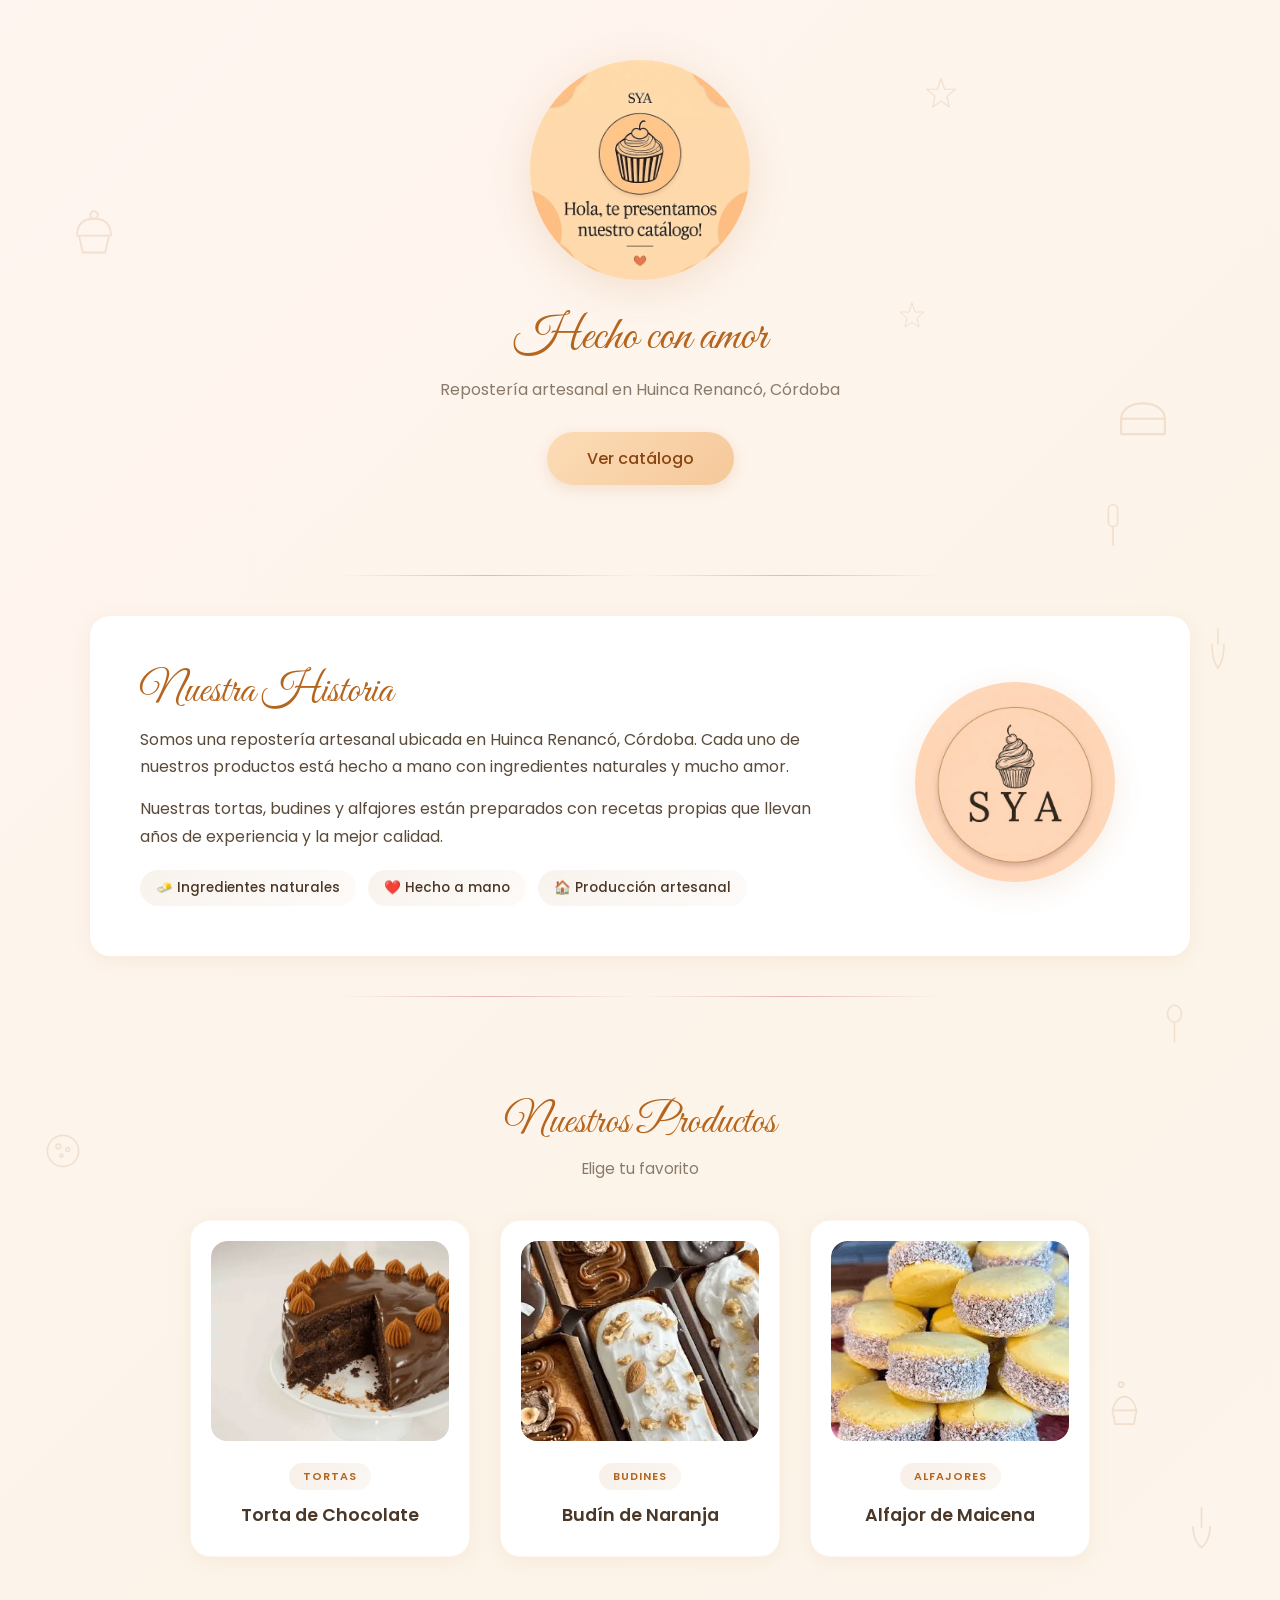
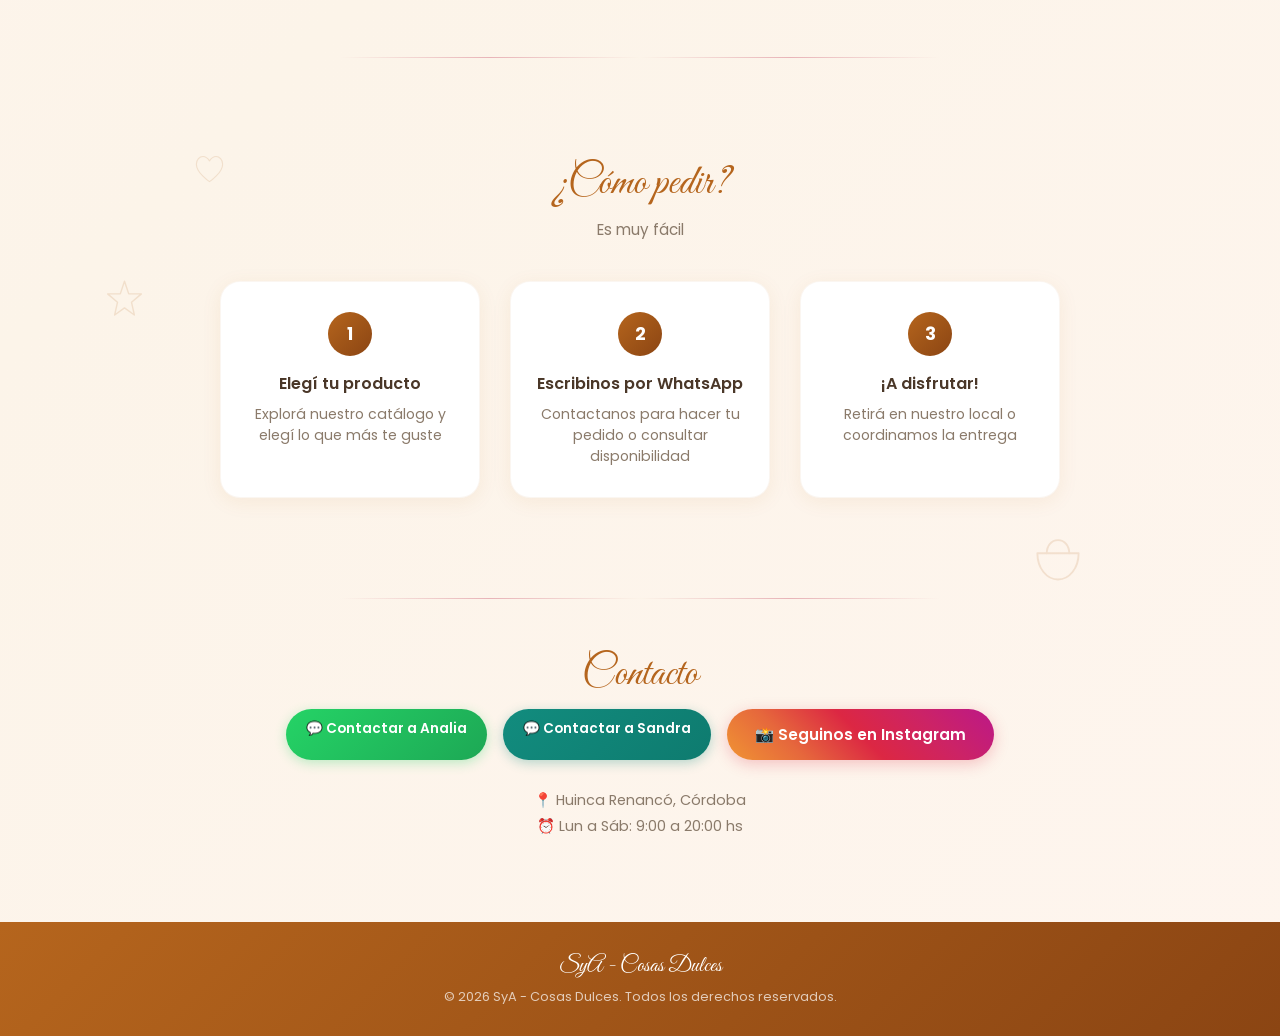
<file: index.html>
<!DOCTYPE html>
<html lang="es">
<head>
    <meta charset="UTF-8">
    <meta name="viewport" content="width=device-width, initial-scale=1.0">
    <title>SyA - Cosas Dulces | Repostería en Huinca Renancó, Córdoba</title>
    <meta name="description" content="SyA - Cosas Dulces: repostería artesanal en Huinca Renancó, Córdoba. Tortas, budines y alfajores hechos con amor. Consultá por WhatsApp.">
    <meta property="og:title" content="SyA - Cosas Dulces | Repostería Artesanal">
    <meta property="og:description" content="Tortas, budines y alfajores artesanales en Huinca Renancó, Córdoba. Hecho con amor.">
    <meta property="og:image" content="img/logo.jpg">
    <meta property="og:type" content="website">
    <link rel="icon" type="image/jpeg" href="img/logo.jpg">
    <link rel="preconnect" href="https://fonts.googleapis.com">
    <link rel="preconnect" href="https://fonts.gstatic.com" crossorigin>
    <link href="https://fonts.googleapis.com/css2?family=Great+Vibes&family=Poppins:wght@300;400;500;600;700&display=swap" rel="stylesheet">
    <link rel="stylesheet" href="css/styles.css">
</head>
<body>

    <div class="home-container">
        <div class="decoraciones" aria-hidden="true">
            <svg class="deco deco-1" width="60" height="60" viewBox="0 0 64 64" fill="none" stroke="currentColor" stroke-width="2" stroke-linecap="round" stroke-linejoin="round"><path d="M16 38h32l-4 18H20L16 38z"/><path d="M14 38c0-12 6-18 18-18s18 6 18 18"/><circle cx="32" cy="16" r="4"/></svg>
            <svg class="deco deco-2" width="70" height="70" viewBox="0 0 64 64" fill="none" stroke="currentColor" stroke-width="2" stroke-linecap="round" stroke-linejoin="round"><path d="M12 40h40v14H12z"/><path d="M12 40c0-8 8-14 20-14s20 6 20 14"/></svg>
            <svg class="deco deco-3" width="50" height="50" viewBox="0 0 64 64" fill="none" stroke="currentColor" stroke-width="2" stroke-linecap="round" stroke-linejoin="round"><circle cx="32" cy="32" r="20"/><circle cx="26" cy="26" r="3"/><circle cx="38" cy="30" r="2.5"/><circle cx="30" cy="38" r="2"/></svg>
            <svg class="deco deco-4" width="55" height="55" viewBox="0 0 64 64" fill="none" stroke="currentColor" stroke-width="2" stroke-linecap="round" stroke-linejoin="round"><line x1="32" y1="8" x2="32" y2="30"/><path d="M22 30c0 10 4 20 10 24"/><path d="M42 30c0 10-4 20-10 24"/></svg>
            <svg class="deco deco-5" width="40" height="40" viewBox="0 0 64 64" fill="none" stroke="currentColor" stroke-width="2" stroke-linecap="round" stroke-linejoin="round"><path d="M32 56S8 40 8 24c0-8 6-14 12-14 4 0 8 2 12 8 4-6 8-8 12-8 6 0 12 6 12 14 0 16-24 32-24 32z"/></svg>
            <svg class="deco deco-6" width="45" height="45" viewBox="0 0 64 64" fill="none" stroke="currentColor" stroke-width="2" stroke-linecap="round" stroke-linejoin="round"><polygon points="32,6 38,24 56,24 42,36 46,54 32,44 18,54 22,36 8,24 26,24"/></svg>
            <svg class="deco deco-7" width="50" height="50" viewBox="0 0 64 64" fill="none" stroke="currentColor" stroke-width="2" stroke-linecap="round" stroke-linejoin="round"><rect x="26" y="6" width="12" height="28" rx="6"/><line x1="32" y1="34" x2="32" y2="58"/></svg>
            <svg class="deco deco-8" width="55" height="55" viewBox="0 0 64 64" fill="none" stroke="currentColor" stroke-width="2" stroke-linecap="round" stroke-linejoin="round"><path d="M18 40h28l-3 16H21L18 40z"/><path d="M18 40c2-10 8-16 14-16s12 6 14 16"/><circle cx="28" cy="10" r="3"/></svg>
            <svg class="deco deco-9" width="60" height="60" viewBox="0 0 64 64" fill="none" stroke="currentColor" stroke-width="2" stroke-linecap="round" stroke-linejoin="round"><path d="M10 28h44c0 16-10 28-22 28S10 44 10 28z"/><path d="M20 28c0-8 5-14 12-14s12 6 12 14"/></svg>
            <svg class="deco deco-10" width="50" height="50" viewBox="0 0 64 64" fill="none" stroke="currentColor" stroke-width="2" stroke-linecap="round" stroke-linejoin="round"><path d="M8 48L32 16l24 32H8z"/><line x1="32" y1="36" x2="32" y2="48"/></svg>
            <svg class="deco deco-11" width="45" height="45" viewBox="0 0 64 64" fill="none" stroke="currentColor" stroke-width="2" stroke-linecap="round" stroke-linejoin="round"><ellipse cx="32" cy="18" rx="10" ry="12"/><line x1="32" y1="30" x2="32" y2="58"/></svg>
            <svg class="deco deco-12" width="55" height="55" viewBox="0 0 64 64" fill="none" stroke="currentColor" stroke-width="2" stroke-linecap="round" stroke-linejoin="round"><circle cx="32" cy="32" r="22"/><circle cx="32" cy="32" r="9"/></svg>
            <svg class="deco deco-13" width="48" height="48" viewBox="0 0 64 64" fill="none" stroke="currentColor" stroke-width="2" stroke-linecap="round" stroke-linejoin="round"><line x1="32" y1="4" x2="32" y2="24"/><path d="M24 24c0 14 3 26 8 32"/><path d="M40 24c0 14-3 26-8 32"/></svg>
            <svg class="deco deco-14" width="35" height="35" viewBox="0 0 64 64" fill="none" stroke="currentColor" stroke-width="2" stroke-linecap="round" stroke-linejoin="round"><path d="M32 56S8 40 8 24c0-8 6-14 12-14 4 0 8 2 12 8 4-6 8-8 12-8 6 0 12 6 12 14 0 16-24 32-24 32z"/></svg>
            <svg class="deco deco-15" width="52" height="52" viewBox="0 0 64 64" fill="none" stroke="currentColor" stroke-width="2" stroke-linecap="round" stroke-linejoin="round"><path d="M20 36h24l-2 20H22L20 36z"/><path d="M20 36c3-8 7-14 12-14s9 6 12 14"/><circle cx="26" cy="16" r="3"/><circle cx="38" cy="18" r="2"/></svg>
            <svg class="deco deco-16" width="38" height="38" viewBox="0 0 64 64" fill="none" stroke="currentColor" stroke-width="2" stroke-linecap="round" stroke-linejoin="round"><polygon points="32,6 38,24 56,24 42,36 46,54 32,44 18,54 22,36 8,24 26,24"/></svg>
            <svg class="deco deco-17" width="42" height="42" viewBox="0 0 64 64" fill="none" stroke="currentColor" stroke-width="2" stroke-linecap="round" stroke-linejoin="round"><path d="M32 6L32 36"/><path d="M32 6C38 6 44 14 44 22C44 30 38 36 32 36"/><rect x="28" y="36" width="8" height="22" rx="2"/></svg>
            <svg class="deco deco-18" width="48" height="48" viewBox="0 0 64 64" fill="none" stroke="currentColor" stroke-width="2" stroke-linecap="round" stroke-linejoin="round"><path d="M18 42h28l-3 14H21L18 42z"/><path d="M18 42c2-8 7-14 14-14s12 6 14 14"/><circle cx="32" cy="22" r="5"/></svg>
            <svg class="deco deco-19" width="42" height="42" viewBox="0 0 64 64" fill="none" stroke="currentColor" stroke-width="2" stroke-linecap="round" stroke-linejoin="round"><circle cx="32" cy="32" r="18"/><circle cx="24" cy="28" r="2.5"/><circle cx="36" cy="26" r="2"/><circle cx="30" cy="36" r="2.5"/></svg>
            <svg class="deco deco-20" width="32" height="32" viewBox="0 0 64 64" fill="none" stroke="currentColor" stroke-width="2" stroke-linecap="round" stroke-linejoin="round"><polygon points="32,6 38,24 56,24 42,36 46,54 32,44 18,54 22,36 8,24 26,24"/></svg>
        </div>

    <section class="hero">
        <div class="hero-content">
            <picture>
                <source srcset="img/logoCatalogo.webp" type="image/webp">
                <img src="img/logoCatalogo.png" alt="SyA - Cosas Dulces" class="hero-logo" width="1024" height="1024" fetchpriority="high">
            </picture>
            <h1 class="hero-titulo">Hecho con amor</h1>
            <p class="hero-subtitulo">Repostería artesanal en Huinca Renancó, Córdoba</p>
            <a href="productos.html" class="btn-ingresar">Ver catálogo</a>
        </div>
    </section>

    <hr class="divisor-pastel">

    <section class="seccion seccion-historia fade-in">
        <div class="historia-grid">
            <div class="historia-texto">
                <h2 class="seccion-titulo" style="text-align:left;">Nuestra Historia</h2>
                <p>Somos una repostería artesanal ubicada en Huinca Renancó, Córdoba. Cada uno de nuestros productos está hecho a mano con ingredientes naturales y mucho amor.</p>
                <p>Nuestras tortas, budines y alfajores están preparados con recetas propias que llevan años de experiencia y la mejor calidad.</p>
                <div class="historia-valores">
                    <span class="valor">🧈 Ingredientes naturales</span>
                    <span class="valor">❤️ Hecho a mano</span>
                    <span class="valor">🏠 Producción artesanal</span>
                </div>
            </div>
            <div class="historia-imagen">
                <picture>
                    <source srcset="img/logo.webp" type="image/webp">
                    <img src="img/logo.jpg" alt="SyA - Nuestra historia" width="500" height="500" loading="lazy">
                </picture>
            </div>
        </div>
    </section>

    <hr class="divisor-pastel">

    <section class="seccion fade-in">
        <h2 class="seccion-titulo">Nuestros Productos</h2>
        <p class="seccion-subtitulo">Elige tu favorito</p>
        <div class="productos-grid" id="productos-destacados"></div>
    </section>

    <hr class="divisor-pastel">

    <section class="seccion fade-in">
        <h2 class="seccion-titulo">¿Cómo pedir?</h2>
        <p class="seccion-subtitulo">Es muy fácil</p>
        <div class="pasos-grid">
            <div class="paso">
                <span class="paso-numero">1</span>
                <h3>Elegí tu producto</h3>
                <p>Explorá nuestro catálogo y elegí lo que más te guste</p>
            </div>
            <div class="paso">
                <span class="paso-numero">2</span>
                <h3>Escribinos por WhatsApp</h3>
                <p>Contactanos para hacer tu pedido o consultar disponibilidad</p>
            </div>
            <div class="paso">
                <span class="paso-numero">3</span>
                <h3>¡A disfrutar!</h3>
                <p>Retirá en nuestro local o coordinamos la entrega</p>
            </div>
        </div>
    </section>

    <hr class="divisor-pastel">

    <section class="seccion seccion-contacto-rapido fade-in">
        <h2 class="seccion-titulo">Contacto</h2>
        <div class="contacto-rapido-grid">
            <a href="https://wa.me/5492302637190" target="_blank" class="btn-whatsapp-analia">
                💬 Contactar a Analia
            </a>
            <a href="https://wa.me/5492302313452" target="_blank" class="btn-whatsapp-sandra">
                💬 Contactar a Sandra
            </a>
            <a href="https://www.instagram.com/sya.cosasdulces/" target="_blank" class="btn-instagram">
                📸 Seguinos en Instagram
            </a>
        </div>
        <div class="horarios-rapidos">
            <p>📍 Huinca Renancó, Córdoba</p>
            <p>⏰ Lun a Sáb: 9:00 a 20:00 hs</p>
        </div>
    </section>

    </div>

    <footer class="footer">
        <div class="footer-contenido">
            <span class="footer-logo">SyA - Cosas Dulces</span>
            <p class="footer-copy">&copy; 2026 SyA - Cosas Dulces. Todos los derechos reservados.</p>
        </div>
    </footer>



    <script defer src="js/data-productos.js"></script>
    <script defer src="js/main-page.js"></script>
    <script defer src="js/scroll-animations.js"></script>
</body>
</html>
</file>
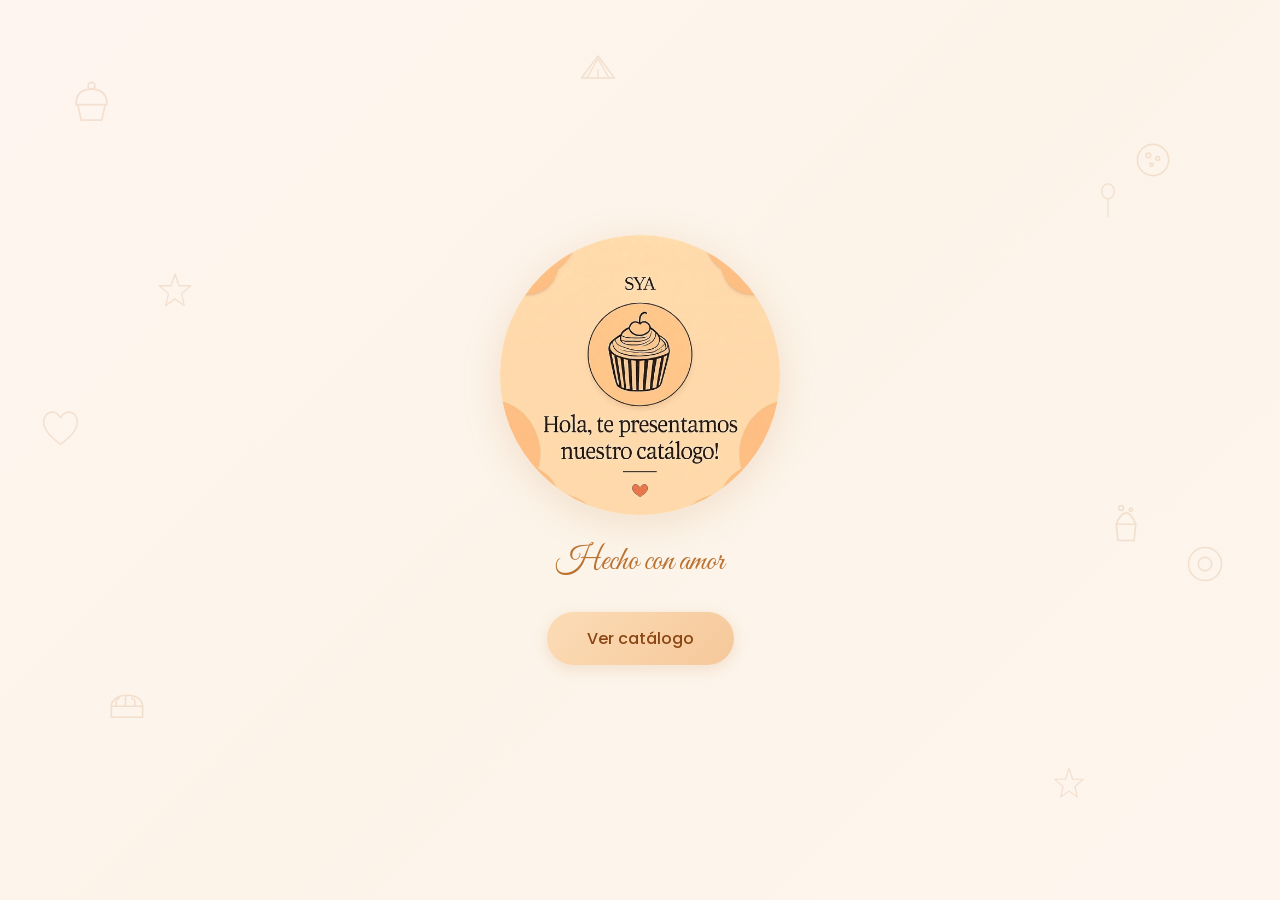
<file: frontend/index.html>
<!DOCTYPE html>
<html lang="es">
<head>
    <meta charset="UTF-8">
    <meta name="viewport" content="width=device-width, initial-scale=1.0">
    <title>SyA - Catálogo</title>
    <link rel="icon" type="image/jpeg" href="img/logo.jpg">
    <link rel="preconnect" href="https://fonts.googleapis.com">
    <link rel="preconnect" href="https://fonts.gstatic.com" crossorigin>
    <link href="https://fonts.googleapis.com/css2?family=Great+Vibes&family=Poppins:wght@300;400;500;600;700&display=swap" rel="stylesheet">
    <link rel="stylesheet" href="css/styles.css">
</head>
<body>
    <div class="welcome-container">
        <div class="decoraciones" aria-hidden="true">
            <svg class="deco deco-1" width="55" height="55" viewBox="0 0 64 64" fill="none" stroke="currentColor" stroke-width="2" stroke-linecap="round" stroke-linejoin="round">
                <path d="M16 38h32l-4 18H20L16 38z"/>
                <path d="M14 38c0-12 6-18 18-18s18 6 18 18"/>
                <circle cx="32" cy="16" r="4"/>
            </svg>
            <svg class="deco deco-2" width="50" height="50" viewBox="0 0 64 64" fill="none" stroke="currentColor" stroke-width="2" stroke-linecap="round" stroke-linejoin="round">
                <circle cx="32" cy="32" r="20"/>
                <circle cx="26" cy="26" r="3"/>
                <circle cx="38" cy="30" r="2.5"/>
                <circle cx="30" cy="38" r="2"/>
            </svg>
            <svg class="deco deco-3" width="45" height="45" viewBox="0 0 64 64" fill="none" stroke="currentColor" stroke-width="2" stroke-linecap="round" stroke-linejoin="round">
                <path d="M32 56S8 40 8 24c0-8 6-14 12-14 4 0 8 2 12 8 4-6 8-8 12-8 6 0 12 6 12 14 0 16-24 32-24 32z"/>
            </svg>
            <svg class="deco deco-4" width="48" height="48" viewBox="0 0 64 64" fill="none" stroke="currentColor" stroke-width="2" stroke-linecap="round" stroke-linejoin="round">
                <circle cx="32" cy="32" r="22"/>
                <circle cx="32" cy="32" r="9"/>
            </svg>
            <svg class="deco deco-5" width="42" height="42" viewBox="0 0 64 64" fill="none" stroke="currentColor" stroke-width="2" stroke-linecap="round" stroke-linejoin="round">
                <polygon points="32,6 38,24 56,24 42,36 46,54 32,44 18,54 22,36 8,24 26,24"/>
            </svg>
            <svg class="deco deco-6" width="50" height="50" viewBox="0 0 64 64" fill="none" stroke="currentColor" stroke-width="2" stroke-linecap="round" stroke-linejoin="round">
                <path d="M12 40h40v14H12z"/>
                <path d="M12 40c0-8 8-14 20-14s20 6 20 14"/>
                <path d="M18 40v-6c0-2 2-4 4-4"/>
                <path d="M30 40v-10c0-2 2-4 4-4"/>
                <path d="M42 40v-6c0-2-2-4-4-4"/>
            </svg>
            <svg class="deco deco-7" width="40" height="40" viewBox="0 0 64 64" fill="none" stroke="currentColor" stroke-width="2" stroke-linecap="round" stroke-linejoin="round">
                <ellipse cx="32" cy="18" rx="10" ry="12"/>
                <line x1="32" y1="30" x2="32" y2="58"/>
            </svg>
            <svg class="deco deco-8" width="52" height="52" viewBox="0 0 64 64" fill="none" stroke="currentColor" stroke-width="2" stroke-linecap="round" stroke-linejoin="round">
                <path d="M20 36h24l-2 20H22L20 36z"/>
                <path d="M20 36c3-8 7-14 12-14s9 6 12 14"/>
                <circle cx="26" cy="16" r="3"/>
                <circle cx="38" cy="18" r="2"/>
            </svg>
            <svg class="deco deco-9" width="38" height="38" viewBox="0 0 64 64" fill="none" stroke="currentColor" stroke-width="2" stroke-linecap="round" stroke-linejoin="round">
                <polygon points="32,6 38,24 56,24 42,36 46,54 32,44 18,54 22,36 8,24 26,24"/>
            </svg>
            <svg class="deco deco-10" width="44" height="44" viewBox="0 0 64 64" fill="none" stroke="currentColor" stroke-width="2" stroke-linecap="round" stroke-linejoin="round">
                <path d="M8 48L32 16l24 32H8z"/>
                <path d="M16 48l16-28 16 28"/>
                <line x1="32" y1="36" x2="32" y2="48"/>
            </svg>
        </div>

        <picture>
            <source srcset="img/logoCatalogo.webp" type="image/webp">
            <img src="img/logoCatalogo.png" alt="Bienvenido a SyA" class="welcome-img" width="1024" height="1024" fetchpriority="high">
        </picture>
        
        <p class="welcome-frase">Hecho con amor</p>
        <a href="productos.html" class="btn-ingresar">Ver catálogo</a>
    </div>
</body>
</html>
</file>
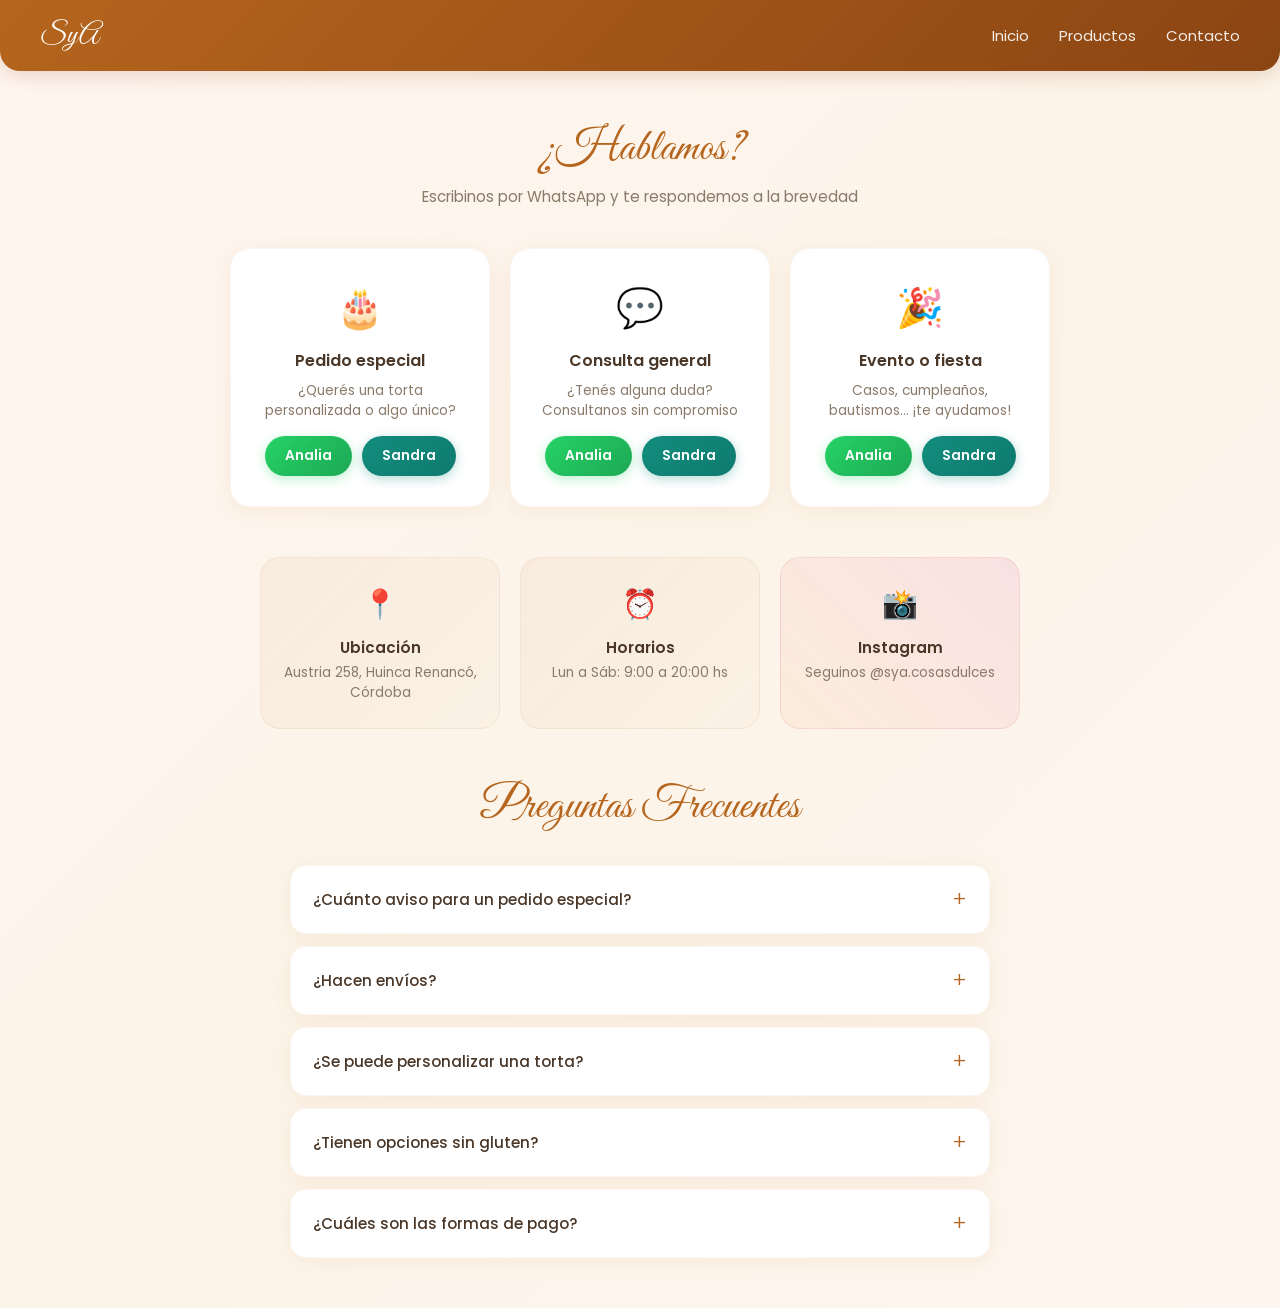
<file: contacto.html>
<!DOCTYPE html>
<html lang="es">
<head>
    <meta charset="UTF-8">
    <meta name="viewport" content="width=device-width, initial-scale=1.0">
    <title>Contacto - SyA Cosas Dulces</title>
    <meta name="description" content="Contactanos por WhatsApp. SyA Cosas Dulces, Huinca Renancó, Córdoba. Repostería artesanal.">
    <meta property="og:title" content="Contacto - SyA Cosas Dulces">
    <meta property="og:description" content="Escribinos por WhatsApp para hacer tu pedido.">
    <meta property="og:image" content="img/logo.jpg">
    <link rel="icon" type="image/jpeg" href="img/logo.jpg">
    <link rel="preconnect" href="https://fonts.googleapis.com">
    <link rel="preconnect" href="https://fonts.gstatic.com" crossorigin>
    <link href="https://fonts.googleapis.com/css2?family=Great+Vibes&family=Poppins:wght@300;400;500;600;700&display=swap" rel="stylesheet">
    <link rel="stylesheet" href="css/styles.css">
</head>
<body>

    <nav class="navbar">
        <a href="index.html" class="logo">SyA</a>
        <ul class="nav-links">
            <li><a href="index.html">Inicio</a></li>
            <li><a href="productos.html">Productos</a></li>
            <li><a href="contacto.html">Contacto</a></li>
        </ul>
    </nav>

    <main class="contacto-container">
        <h2>¿Hablamos?</h2>
        <p class="subtitulo">Escribinos por WhatsApp y te respondemos a la brevedad</p>

        <div class="contacto-wa-grid">
            <div class="contacto-wa-card fade-in">
                <span class="contacto-wa-icono">🎂</span>
                <h3>Pedido especial</h3>
                <p>¿Querés una torta personalizada o algo único?</p>
                <div class="contacto-wa-botones">
                    <a href="https://wa.me/5492302637190?text=Hola!%20Quiero%20hacer%20un%20pedido%20especial%20de..." target="_blank" class="btn-whatsapp-analia">Analia</a>
                    <a href="https://wa.me/5492302313452?text=Hola!%20Quiero%20hacer%20un%20pedido%20especial%20de..." target="_blank" class="btn-whatsapp-sandra">Sandra</a>
                </div>
            </div>

            <div class="contacto-wa-card fade-in">
                <span class="contacto-wa-icono">💬</span>
                <h3>Consulta general</h3>
                <p>¿Tenés alguna duda? Consultanos sin compromiso</p>
                <div class="contacto-wa-botones">
                    <a href="https://wa.me/5492302637190?text=Hola!%20Quiero%20hacer%20una%20consulta." target="_blank" class="btn-whatsapp-analia">Analia</a>
                    <a href="https://wa.me/5492302313452?text=Hola!%20Quiero%20hacer%20una%20consulta." target="_blank" class="btn-whatsapp-sandra">Sandra</a>
                </div>
            </div>

            <div class="contacto-wa-card fade-in">
                <span class="contacto-wa-icono">🎉</span>
                <h3>Evento o fiesta</h3>
                <p>Casos, cumpleaños, bautismos... ¡te ayudamos!</p>
                <div class="contacto-wa-botones">
                    <a href="https://wa.me/5492302637190?text=Hola!%20Necesito%20tortas%20para%20un%20evento." target="_blank" class="btn-whatsapp-analia">Analia</a>
                    <a href="https://wa.me/5492302313452?text=Hola!%20Necesito%20tortas%20para%20un%20evento." target="_blank" class="btn-whatsapp-sandra">Sandra</a>
                </div>
            </div>
        </div>

        <div class="contacto-info-grid fade-in">
            <div class="contacto-info-card">
                <span class="contacto-info-icono">📍</span>
                <h3>Ubicación</h3>
                <p>Austria 258, Huinca Renancó, Córdoba</p>
            </div>
            <div class="contacto-info-card">
                <span class="contacto-info-icono">⏰</span>
                <h3>Horarios</h3>
                <p>Lun a Sáb: 9:00 a 20:00 hs</p>
            </div>
            <a href="https://www.instagram.com/sya.cosasdulces/" target="_blank" class="contacto-info-card contacto-info-link">
                <span class="contacto-info-icono">📸</span>
                <h3>Instagram</h3>
                <p>Seguinos @sya.cosasdulces</p>
            </a>
        </div>

        <section class="faq-section fade-in">
            <h2 class="seccion-titulo">Preguntas Frecuentes</h2>

            <div class="faq-item">
                <button class="faq-pregunta" aria-expanded="false">
                    <span>¿Cuánto aviso para un pedido especial?</span>
                    <span class="faq-flecha">+</span>
                </button>
                <div class="faq-respuesta">
                    <p>Te recomendamos avisar con al menos 48 horas de anticipación. Para eventos grandes, con una semana de antelación es ideal.</p>
                </div>
            </div>

            <div class="faq-item">
                <button class="faq-pregunta" aria-expanded="false">
                    <span>¿Hacen envíos?</span>
                    <span class="faq-flecha">+</span>
                </button>
                <div class="faq-respuesta">
                    <p>No hacemos envios, se retira en Austria 258.</p>
                </div>
            </div>

            <div class="faq-item">
                <button class="faq-pregunta" aria-expanded="false">
                    <span>¿Se puede personalizar una torta?</span>
                    <span class="faq-flecha">+</span>
                </button>
                <div class="faq-respuesta">
                    <p>¡Sí! Contanos qué tenés en mente y lo hacemos realidad. Mandanos una imagen de referencia por WhatsApp.</p>
                </div>
            </div>

            <div class="faq-item">
                <button class="faq-pregunta" aria-expanded="false">
                    <span>¿Tienen opciones sin gluten?</span>
                    <span class="faq-flecha">+</span>
                </button>
                <div class="faq-respuesta">
                    <p>Por el momento no, pero en un futuro quizas.</p>
                </div>
            </div>

            <div class="faq-item">
                <button class="faq-pregunta" aria-expanded="false">
                    <span>¿Cuáles son las formas de pago?</span>
                    <span class="faq-flecha">+</span>
                </button>
                <div class="faq-respuesta">
                    <p>Aceptamos efectivo y transferencia bancaria. Consultanos por otras opciones.</p>
                </div>
            </div>
        </section>
    </main>



    <script defer src="js/contacto.js"></script>
    <script defer src="js/scroll-animations.js"></script>
    <script defer src="js/faq.js"></script>
</body>
</html>
</file>
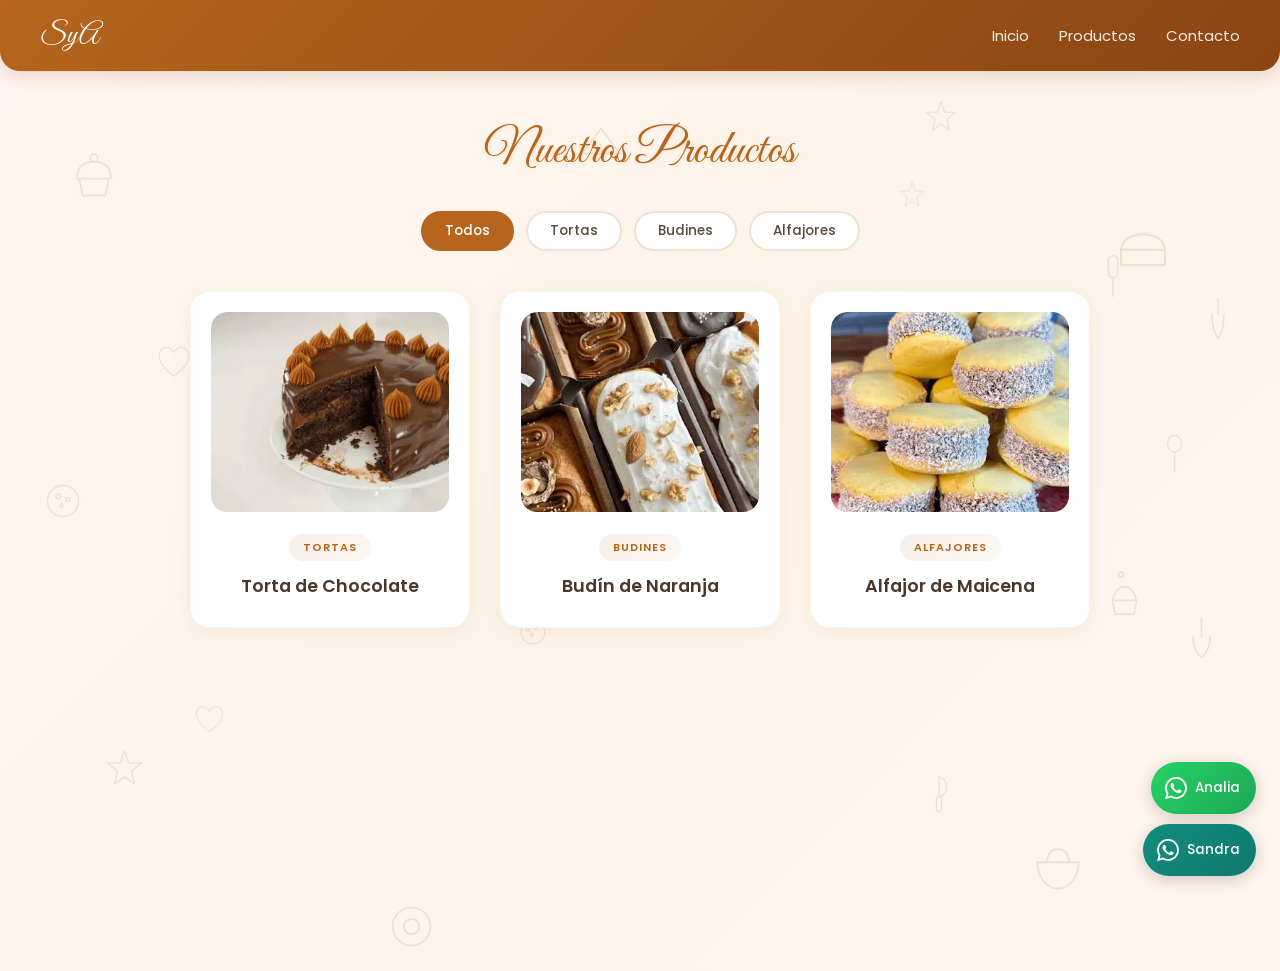
<file: productos.html>
<!DOCTYPE html>
<html lang="es">
<head>
    <meta charset="UTF-8">
    <meta name="viewport" content="width=device-width, initial-scale=1.0">
    <title>Nuestros Productos - SyA Cosas Dulces</title>
    <meta name="description" content="Conocé nuestros productos artesanales: tortas, budines y alfajores. SyA Cosas Dulces, Huinca Renancó, Córdoba.">
    <meta property="og:title" content="Productos - SyA Cosas Dulces">
    <meta property="og:description" content="Tortas, budines y alfajores artesanales en Huinca Renancó.">
    <meta property="og:image" content="img/logo.jpg">
    <meta property="og:type" content="website">
    <link rel="icon" type="image/jpeg" href="img/logo.jpg">
    <link rel="preconnect" href="https://fonts.googleapis.com">
    <link rel="preconnect" href="https://fonts.gstatic.com" crossorigin>
    <link href="https://fonts.googleapis.com/css2?family=Great+Vibes&family=Poppins:wght@300;400;500;600;700&display=swap" rel="stylesheet">
    <link rel="stylesheet" href="css/styles.css">
</head>
<body>

    <nav class="navbar">
        <a href="index.html" class="logo">SyA</a>
        <ul class="nav-links">
            <li><a href="index.html">Inicio</a></li>
            <li><a href="productos.html">Productos</a></li>
            <li><a href="contacto.html">Contacto</a></li>
        </ul>
    </nav>

    <main class="catalog-container">
        <div class="decoraciones" aria-hidden="true">
            <svg class="deco deco-1" width="60" height="60" viewBox="0 0 64 64" fill="none" stroke="currentColor" stroke-width="2" stroke-linecap="round" stroke-linejoin="round"><path d="M16 38h32l-4 18H20L16 38z"/><path d="M14 38c0-12 6-18 18-18s18 6 18 18"/><circle cx="32" cy="16" r="4"/></svg>
            <svg class="deco deco-2" width="70" height="70" viewBox="0 0 64 64" fill="none" stroke="currentColor" stroke-width="2" stroke-linecap="round" stroke-linejoin="round"><path d="M12 40h40v14H12z"/><path d="M12 40c0-8 8-14 20-14s20 6 20 14"/></svg>
            <svg class="deco deco-3" width="50" height="50" viewBox="0 0 64 64" fill="none" stroke="currentColor" stroke-width="2" stroke-linecap="round" stroke-linejoin="round"><circle cx="32" cy="32" r="20"/><circle cx="26" cy="26" r="3"/><circle cx="38" cy="30" r="2.5"/><circle cx="30" cy="38" r="2"/></svg>
            <svg class="deco deco-4" width="55" height="55" viewBox="0 0 64 64" fill="none" stroke="currentColor" stroke-width="2" stroke-linecap="round" stroke-linejoin="round"><line x1="32" y1="8" x2="32" y2="30"/><path d="M22 30c0 10 4 20 10 24"/><path d="M42 30c0 10-4 20-10 24"/></svg>
            <svg class="deco deco-5" width="40" height="40" viewBox="0 0 64 64" fill="none" stroke="currentColor" stroke-width="2" stroke-linecap="round" stroke-linejoin="round"><path d="M32 56S8 40 8 24c0-8 6-14 12-14 4 0 8 2 12 8 4-6 8-8 12-8 6 0 12 6 12 14 0 16-24 32-24 32z"/></svg>
            <svg class="deco deco-6" width="45" height="45" viewBox="0 0 64 64" fill="none" stroke="currentColor" stroke-width="2" stroke-linecap="round" stroke-linejoin="round"><polygon points="32,6 38,24 56,24 42,36 46,54 32,44 18,54 22,36 8,24 26,24"/></svg>
            <svg class="deco deco-7" width="50" height="50" viewBox="0 0 64 64" fill="none" stroke="currentColor" stroke-width="2" stroke-linecap="round" stroke-linejoin="round"><rect x="26" y="6" width="12" height="28" rx="6"/><line x1="32" y1="34" x2="32" y2="58"/></svg>
            <svg class="deco deco-8" width="55" height="55" viewBox="0 0 64 64" fill="none" stroke="currentColor" stroke-width="2" stroke-linecap="round" stroke-linejoin="round"><path d="M18 40h28l-3 16H21L18 40z"/><path d="M18 40c2-10 8-16 14-16s12 6 14 16"/><circle cx="28" cy="10" r="3"/></svg>
            <svg class="deco deco-9" width="60" height="60" viewBox="0 0 64 64" fill="none" stroke="currentColor" stroke-width="2" stroke-linecap="round" stroke-linejoin="round"><path d="M10 28h44c0 16-10 28-22 28S10 44 10 28z"/><path d="M20 28c0-8 5-14 12-14s12 6 12 14"/></svg>
            <svg class="deco deco-10" width="50" height="50" viewBox="0 0 64 64" fill="none" stroke="currentColor" stroke-width="2" stroke-linecap="round" stroke-linejoin="round"><path d="M8 48L32 16l24 32H8z"/><line x1="32" y1="36" x2="32" y2="48"/></svg>
            <svg class="deco deco-11" width="45" height="45" viewBox="0 0 64 64" fill="none" stroke="currentColor" stroke-width="2" stroke-linecap="round" stroke-linejoin="round"><ellipse cx="32" cy="18" rx="10" ry="12"/><line x1="32" y1="30" x2="32" y2="58"/></svg>
            <svg class="deco deco-12" width="55" height="55" viewBox="0 0 64 64" fill="none" stroke="currentColor" stroke-width="2" stroke-linecap="round" stroke-linejoin="round"><circle cx="32" cy="32" r="22"/><circle cx="32" cy="32" r="9"/></svg>
            <svg class="deco deco-13" width="48" height="48" viewBox="0 0 64 64" fill="none" stroke="currentColor" stroke-width="2" stroke-linecap="round" stroke-linejoin="round"><line x1="32" y1="4" x2="32" y2="24"/><path d="M24 24c0 14 3 26 8 32"/><path d="M40 24c0 14-3 26-8 32"/></svg>
            <svg class="deco deco-14" width="35" height="35" viewBox="0 0 64 64" fill="none" stroke="currentColor" stroke-width="2" stroke-linecap="round" stroke-linejoin="round"><path d="M32 56S8 40 8 24c0-8 6-14 12-14 4 0 8 2 12 8 4-6 8-8 12-8 6 0 12 6 12 14 0 16-24 32-24 32z"/></svg>
            <svg class="deco deco-15" width="52" height="52" viewBox="0 0 64 64" fill="none" stroke="currentColor" stroke-width="2" stroke-linecap="round" stroke-linejoin="round"><path d="M20 36h24l-2 20H22L20 36z"/><path d="M20 36c3-8 7-14 12-14s9 6 12 14"/><circle cx="26" cy="16" r="3"/><circle cx="38" cy="18" r="2"/></svg>
            <svg class="deco deco-16" width="38" height="38" viewBox="0 0 64 64" fill="none" stroke="currentColor" stroke-width="2" stroke-linecap="round" stroke-linejoin="round"><polygon points="32,6 38,24 56,24 42,36 46,54 32,44 18,54 22,36 8,24 26,24"/></svg>
            <svg class="deco deco-17" width="42" height="42" viewBox="0 0 64 64" fill="none" stroke="currentColor" stroke-width="2" stroke-linecap="round" stroke-linejoin="round"><path d="M32 6L32 36"/><path d="M32 6C38 6 44 14 44 22C44 30 38 36 32 36"/><rect x="28" y="36" width="8" height="22" rx="2"/></svg>
            <svg class="deco deco-18" width="48" height="48" viewBox="0 0 64 64" fill="none" stroke="currentColor" stroke-width="2" stroke-linecap="round" stroke-linejoin="round"><path d="M18 42h28l-3 14H21L18 42z"/><path d="M18 42c2-8 7-14 14-14s12 6 14 14"/><circle cx="32" cy="22" r="5"/></svg>
            <svg class="deco deco-19" width="42" height="42" viewBox="0 0 64 64" fill="none" stroke="currentColor" stroke-width="2" stroke-linecap="round" stroke-linejoin="round"><circle cx="32" cy="32" r="18"/><circle cx="24" cy="28" r="2.5"/><circle cx="36" cy="26" r="2"/><circle cx="30" cy="36" r="2.5"/></svg>
            <svg class="deco deco-20" width="32" height="32" viewBox="0 0 64 64" fill="none" stroke="currentColor" stroke-width="2" stroke-linecap="round" stroke-linejoin="round"><polygon points="32,6 38,24 56,24 42,36 46,54 32,44 18,54 22,36 8,24 26,24"/></svg>
        </div>

        <h1 class="main-title">Nuestros Productos</h1>

        <div class="filtros" id="filtros">
            <button class="filtro-btn activo" data-categoria="todos">Todos</button>
        </div>
        
        <div id="contenedor-productos" class="productos-grid"></div>
    </main>

    <div class="whatsapp-float-group">
        <a href="https://wa.me/5492302637190" target="_blank" class="whatsapp-float-btn analia" aria-label="Contactar a Analia por WhatsApp">
            <svg width="22" height="22" viewBox="0 0 24 24" fill="white"><path d="M17.472 14.382c-.297-.149-1.758-.867-2.03-.967-.273-.099-.471-.148-.67.15-.197.297-.767.966-.94 1.164-.173.199-.347.223-.644.075-.297-.15-1.255-.463-2.39-1.475-.883-.788-1.48-1.761-1.653-2.059-.173-.297-.018-.458.13-.606.134-.133.298-.347.446-.52.149-.174.198-.298.298-.497.099-.198.05-.371-.025-.52-.075-.149-.669-1.612-.916-2.207-.242-.579-.487-.5-.669-.51-.173-.008-.371-.01-.57-.01-.198 0-.52.074-.792.372-.272.297-1.04 1.016-1.04 2.479 0 1.462 1.065 2.875 1.213 3.074.149.198 2.096 3.2 5.077 4.487.709.306 1.262.489 1.694.625.712.227 1.36.195 1.871.118.571-.085 1.758-.719 2.006-1.413.248-.694.248-1.289.173-1.413-.074-.124-.272-.198-.57-.347m-5.421 7.403h-.004a9.87 9.87 0 01-5.031-1.378l-.361-.214-3.741.982.998-3.648-.235-.374a9.86 9.86 0 01-1.51-5.26c.001-5.45 4.436-9.884 9.888-9.884 2.64 0 5.122 1.03 6.988 2.898a9.825 9.825 0 012.893 6.994c-.003 5.45-4.437 9.884-9.885 9.884m8.413-18.297A11.815 11.815 0 0012.05 0C5.495 0 .16 5.335.157 11.892c0 2.096.547 4.142 1.588 5.945L.057 24l6.305-1.654a11.882 11.882 0 005.683 1.448h.005c6.554 0 11.89-5.335 11.893-11.893a11.821 11.821 0 00-3.48-8.413z"/></svg>
            <span>Analia</span>
        </a>
        <a href="https://wa.me/5492302313452" target="_blank" class="whatsapp-float-btn sandra" aria-label="Contactar a Sandra por WhatsApp">
            <svg width="22" height="22" viewBox="0 0 24 24" fill="white"><path d="M17.472 14.382c-.297-.149-1.758-.867-2.03-.967-.273-.099-.471-.148-.67.15-.197.297-.767.966-.94 1.164-.173.199-.347.223-.644.075-.297-.15-1.255-.463-2.39-1.475-.883-.788-1.48-1.761-1.653-2.059-.173-.297-.018-.458.13-.606.134-.133.298-.347.446-.52.149-.174.198-.298.298-.497.099-.198.05-.371-.025-.52-.075-.149-.669-1.612-.916-2.207-.242-.579-.487-.5-.669-.51-.173-.008-.371-.01-.57-.01-.198 0-.52.074-.792.372-.272.297-1.04 1.016-1.04 2.479 0 1.462 1.065 2.875 1.213 3.074.149.198 2.096 3.2 5.077 4.487.709.306 1.262.489 1.694.625.712.227 1.36.195 1.871.118.571-.085 1.758-.719 2.006-1.413.248-.694.248-1.289.173-1.413-.074-.124-.272-.198-.57-.347m-5.421 7.403h-.004a9.87 9.87 0 01-5.031-1.378l-.361-.214-3.741.982.998-3.648-.235-.374a9.86 9.86 0 01-1.51-5.26c.001-5.45 4.436-9.884 9.888-9.884 2.64 0 5.122 1.03 6.988 2.898a9.825 9.825 0 012.893 6.994c-.003 5.45-4.437 9.884-9.885 9.884m8.413-18.297A11.815 11.815 0 0012.05 0C5.495 0 .16 5.335.157 11.892c0 2.096.547 4.142 1.588 5.945L.057 24l6.305-1.654a11.882 11.882 0 005.683 1.448h.005c6.554 0 11.89-5.335 11.893-11.893a11.821 11.821 0 00-3.48-8.413z"/></svg>
            <span>Sandra</span>
        </a>
    </div>

    <script defer src="js/data-productos.js"></script>
    <script defer src="js/productos.js"></script>
    <script defer src="js/scroll-animations.js"></script>
</body>
</html>
</file>
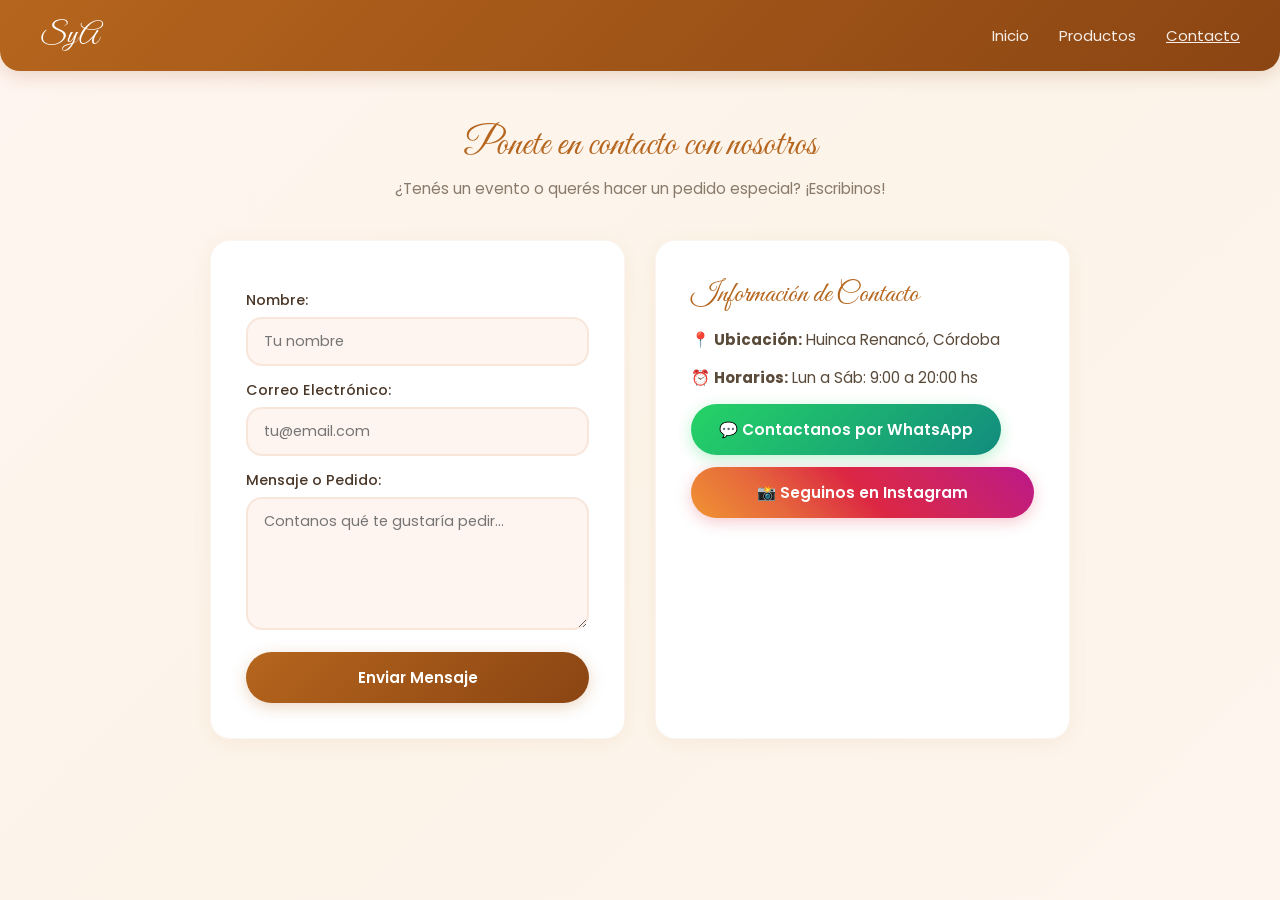
<file: frontend/contacto.html>
<!DOCTYPE html>
<html lang="es">
<head>
    <meta charset="UTF-8">
    <meta name="viewport" content="width=device-width, initial-scale=1.0">
    <title>SyA - Contacto</title>
    <link rel="icon" type="image/jpeg" href="img/logo.jpg">
    <link rel="preconnect" href="https://fonts.googleapis.com">
    <link rel="preconnect" href="https://fonts.gstatic.com" crossorigin>
    <link href="https://fonts.googleapis.com/css2?family=Great+Vibes&family=Poppins:wght@300;400;500;600;700&display=swap" rel="stylesheet">
    <link rel="stylesheet" href="css/styles.css">
</head>
<body>

    <header class="navbar">
        <div class="logo">SyA</div>
        <ul class="nav-links">
            <li><a href="index.html">Inicio</a></li>
            <li><a href="productos.html">Productos</a></li>
            <li><a href="contacto.html" style="text-decoration: underline;">Contacto</a></li>
        </ul>
    </header>

    <main class="contacto-container">
        <h2>Ponete en contacto con nosotros</h2>
        <p class="subtitulo">¿Tenés un evento o querés hacer un pedido especial? ¡Escribinos!</p>

        <div class="contacto-grid">
            <section class="form-seccion">
                <form id="form-contacto">
                    <label for="nombre">Nombre:</label>
                    <input type="text" id="nombre" required placeholder="Tu nombre">
                    
                    <label for="email">Correo Electrónico:</label>
                    <input type="email" id="email" required placeholder="tu@email.com">
                    
                    <label for="mensaje">Mensaje o Pedido:</label>
                    <textarea id="mensaje" rows="5" required placeholder="Contanos qué te gustaría pedir..."></textarea>
                    
                    <button type="submit">Enviar Mensaje</button>
                </form>
            </section>

            <section class="info-seccion">
                <h3>Información de Contacto</h3>
                <ul>
                    <li>📍 <strong>Ubicación:</strong> Huinca Renancó, Córdoba</li>
                    <li>⏰ <strong>Horarios:</strong> Lun a Sáb: 9:00 a 20:00 hs</li>
                </ul>
                
                <a href="https://wa.me/549358000000" target="_blank" class="btn-whatsapp">
                    💬 Contactanos por WhatsApp
                </a>

                <a href="https://www.instagram.com/sya.cosasdulces/" target="_blank" class="btn-instagram">
                    📸 Seguinos en Instagram
                </a>
            </section>
        </div>
    </main>

    <script defer src="js/contacto.js"></script>
</body>
</html>
</file>
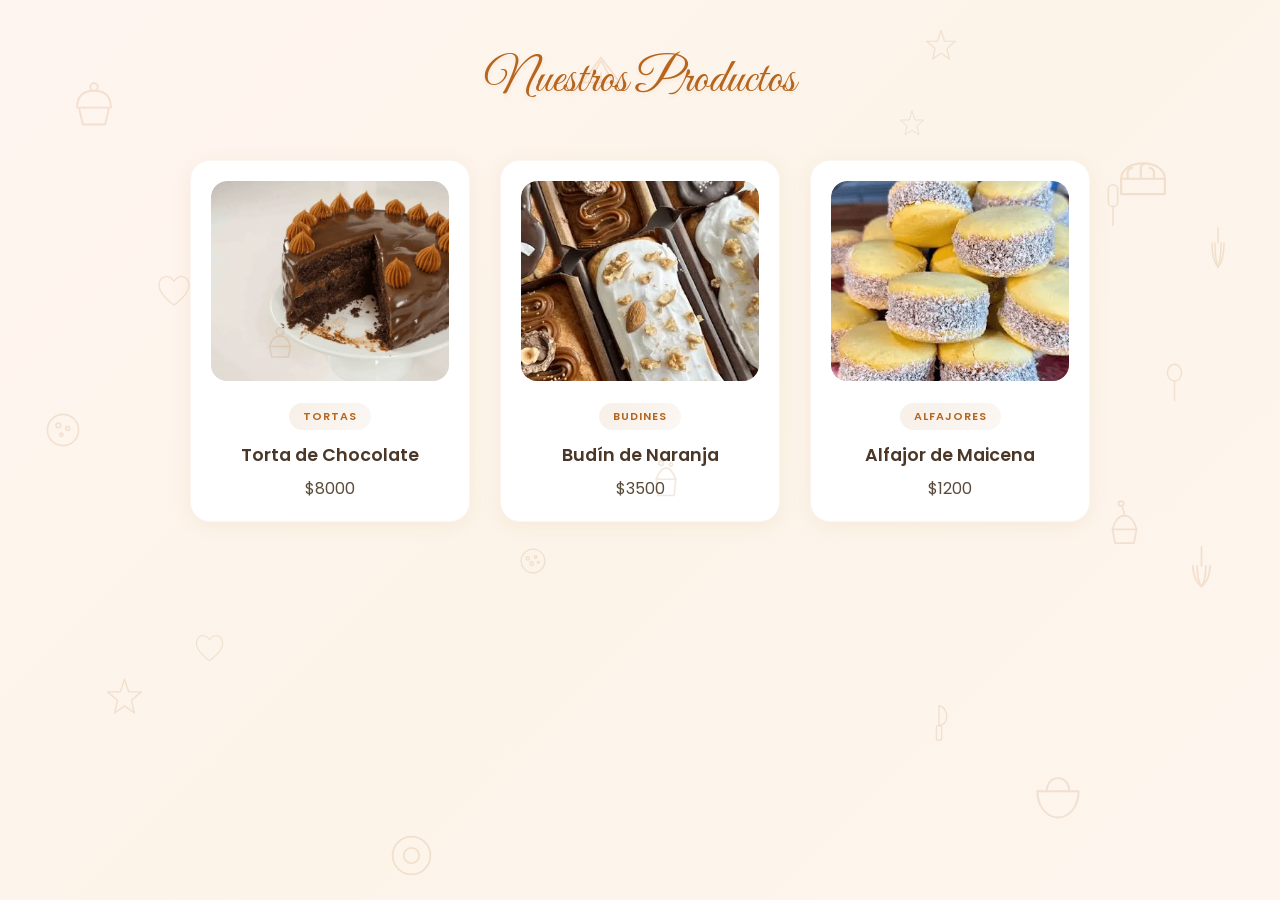
<file: frontend/productos.html>
<!DOCTYPE html>
<html lang="es">
<head>
    <meta charset="UTF-8">
    <meta name="viewport" content="width=device-width, initial-scale=1.0">
    <title>Nuestros Productos - SyA</title>
    <link rel="icon" type="image/jpeg" href="img/logo.jpg">
    <link rel="preconnect" href="https://fonts.googleapis.com">
    <link rel="preconnect" href="https://fonts.gstatic.com" crossorigin>
    <link href="https://fonts.googleapis.com/css2?family=Great+Vibes&family=Poppins:wght@300;400;500;600;700&display=swap" rel="stylesheet">
    <link rel="stylesheet" href="css/styles.css">
</head>
<body>

    <main class="catalog-container">
        <div class="decoraciones" aria-hidden="true">
            <!-- Cupcake -->
            <svg class="deco deco-1" width="60" height="60" viewBox="0 0 64 64" fill="none" stroke="currentColor" stroke-width="2" stroke-linecap="round" stroke-linejoin="round">
                <path d="M16 38h32l-4 18H20L16 38z"/>
                <path d="M14 38c0-12 6-18 18-18s18 6 18 18"/>
                <circle cx="32" cy="16" r="4"/>
            </svg>
            <!-- Pastel -->
            <svg class="deco deco-2" width="70" height="70" viewBox="0 0 64 64" fill="none" stroke="currentColor" stroke-width="2" stroke-linecap="round" stroke-linejoin="round">
                <path d="M12 40h40v14H12z"/>
                <path d="M12 40c0-8 8-14 20-14s20 6 20 14"/>
                <path d="M18 40v-6c0-2 2-4 4-4"/>
                <path d="M30 40v-10c0-2 2-4 4-4"/>
                <path d="M42 40v-6c0-2-2-4-4-4"/>
            </svg>
            <!-- Galleta -->
            <svg class="deco deco-3" width="50" height="50" viewBox="0 0 64 64" fill="none" stroke="currentColor" stroke-width="2" stroke-linecap="round" stroke-linejoin="round">
                <circle cx="32" cy="32" r="20"/>
                <circle cx="26" cy="26" r="3"/>
                <circle cx="38" cy="30" r="2.5"/>
                <circle cx="30" cy="38" r="2"/>
            </svg>
            <!-- Batidor -->
            <svg class="deco deco-4" width="55" height="55" viewBox="0 0 64 64" fill="none" stroke="currentColor" stroke-width="2" stroke-linecap="round" stroke-linejoin="round">
                <line x1="32" y1="8" x2="32" y2="30"/>
                <path d="M22 30c0 10 4 20 10 24"/>
                <path d="M42 30c0 10-4 20-10 24"/>
                <path d="M27 30c0 10 2 20 5 24"/>
                <path d="M37 30c0 10-2 20-5 24"/>
            </svg>
            <!-- Corazón -->
            <svg class="deco deco-5" width="40" height="40" viewBox="0 0 64 64" fill="none" stroke="currentColor" stroke-width="2" stroke-linecap="round" stroke-linejoin="round">
                <path d="M32 56S8 40 8 24c0-8 6-14 12-14 4 0 8 2 12 8 4-6 8-8 12-8 6 0 12 6 12 14 0 16-24 32-24 32z"/>
            </svg>
            <!-- Estrella -->
            <svg class="deco deco-6" width="45" height="45" viewBox="0 0 64 64" fill="none" stroke="currentColor" stroke-width="2" stroke-linecap="round" stroke-linejoin="round">
                <polygon points="32,6 38,24 56,24 42,36 46,54 32,44 18,54 22,36 8,24 26,24"/>
            </svg>
            <!-- Espátula -->
            <svg class="deco deco-7" width="50" height="50" viewBox="0 0 64 64" fill="none" stroke="currentColor" stroke-width="2" stroke-linecap="round" stroke-linejoin="round">
                <rect x="26" y="6" width="12" height="28" rx="6"/>
                <line x1="32" y1="34" x2="32" y2="58"/>
            </svg>
            <!-- Cupcake 2 -->
            <svg class="deco deco-8" width="55" height="55" viewBox="0 0 64 64" fill="none" stroke="currentColor" stroke-width="2" stroke-linecap="round" stroke-linejoin="round">
                <path d="M18 40h28l-3 16H21L18 40z"/>
                <path d="M18 40c2-10 8-16 14-16s12 6 14 16"/>
                <path d="M32 24c0-6-3-8-3-12"/>
                <circle cx="28" cy="10" r="3"/>
            </svg>
            <!-- Bol -->
            <svg class="deco deco-9" width="60" height="60" viewBox="0 0 64 64" fill="none" stroke="currentColor" stroke-width="2" stroke-linecap="round" stroke-linejoin="round">
                <path d="M10 28h44c0 16-10 28-22 28S10 44 10 28z"/>
                <path d="M20 28c0-8 5-14 12-14s12 6 12 14"/>
            </svg>
            <!-- Rebanada de torta -->
            <svg class="deco deco-10" width="50" height="50" viewBox="0 0 64 64" fill="none" stroke="currentColor" stroke-width="2" stroke-linecap="round" stroke-linejoin="round">
                <path d="M8 48L32 16l24 32H8z"/>
                <path d="M16 48l16-28 16 28"/>
                <line x1="32" y1="36" x2="32" y2="48"/>
            </svg>
            <!-- Cuchara -->
            <svg class="deco deco-11" width="45" height="45" viewBox="0 0 64 64" fill="none" stroke="currentColor" stroke-width="2" stroke-linecap="round" stroke-linejoin="round">
                <ellipse cx="32" cy="18" rx="10" ry="12"/>
                <line x1="32" y1="30" x2="32" y2="58"/>
            </svg>
            <!-- Dona -->
            <svg class="deco deco-12" width="55" height="55" viewBox="0 0 64 64" fill="none" stroke="currentColor" stroke-width="2" stroke-linecap="round" stroke-linejoin="round">
                <circle cx="32" cy="32" r="22"/>
                <circle cx="32" cy="32" r="9"/>
            </svg>
            <!-- Whisk -->
            <svg class="deco deco-13" width="48" height="48" viewBox="0 0 64 64" fill="none" stroke="currentColor" stroke-width="2" stroke-linecap="round" stroke-linejoin="round">
                <line x1="32" y1="4" x2="32" y2="24"/>
                <path d="M24 24c0 14 3 26 8 32"/>
                <path d="M40 24c0 14-3 26-8 32"/>
                <path d="M28 24c0 14 1.5 26 4 32"/>
                <path d="M36 24c0 14-1.5 26-4 32"/>
            </svg>
            <!-- Corazón 2 -->
            <svg class="deco deco-14" width="35" height="35" viewBox="0 0 64 64" fill="none" stroke="currentColor" stroke-width="2" stroke-linecap="round" stroke-linejoin="round">
                <path d="M32 56S8 40 8 24c0-8 6-14 12-14 4 0 8 2 12 8 4-6 8-8 12-8 6 0 12 6 12 14 0 16-24 32-24 32z"/>
            </svg>
            <!-- Fondo de cupcake -->
            <svg class="deco deco-15" width="52" height="52" viewBox="0 0 64 64" fill="none" stroke="currentColor" stroke-width="2" stroke-linecap="round" stroke-linejoin="round">
                <path d="M20 36h24l-2 20H22L20 36z"/>
                <path d="M20 36c3-8 7-14 12-14s9 6 12 14"/>
                <circle cx="26" cy="16" r="3"/>
                <circle cx="38" cy="18" r="2"/>
            </svg>
            <!-- Estrella 2 -->
            <svg class="deco deco-16" width="38" height="38" viewBox="0 0 64 64" fill="none" stroke="currentColor" stroke-width="2" stroke-linecap="round" stroke-linejoin="round">
                <polygon points="32,6 38,24 56,24 42,36 46,54 32,44 18,54 22,36 8,24 26,24"/>
            </svg>
            <!-- Cuchillo -->
            <svg class="deco deco-17" width="42" height="42" viewBox="0 0 64 64" fill="none" stroke="currentColor" stroke-width="2" stroke-linecap="round" stroke-linejoin="round">
                <path d="M32 6L32 36"/>
                <path d="M32 6C38 6 44 14 44 22C44 30 38 36 32 36"/>
                <rect x="28" y="36" width="8" height="22" rx="2"/>
            </svg>
            <!-- Cupcake 3 -->
            <svg class="deco deco-18" width="48" height="48" viewBox="0 0 64 64" fill="none" stroke="currentColor" stroke-width="2" stroke-linecap="round" stroke-linejoin="round">
                <path d="M18 42h28l-3 14H21L18 42z"/>
                <path d="M18 42c2-8 7-14 14-14s12 6 14 14"/>
                <circle cx="32" cy="22" r="5"/>
            </svg>
            <!-- Galleta 2 -->
            <svg class="deco deco-19" width="42" height="42" viewBox="0 0 64 64" fill="none" stroke="currentColor" stroke-width="2" stroke-linecap="round" stroke-linejoin="round">
                <circle cx="32" cy="32" r="18"/>
                <circle cx="24" cy="28" r="2.5"/>
                <circle cx="36" cy="26" r="2"/>
                <circle cx="30" cy="36" r="2.5"/>
                <circle cx="40" cy="34" r="1.5"/>
            </svg>
            <!-- Estrella 3 -->
            <svg class="deco deco-20" width="32" height="32" viewBox="0 0 64 64" fill="none" stroke="currentColor" stroke-width="2" stroke-linecap="round" stroke-linejoin="round">
                <polygon points="32,6 38,24 56,24 42,36 46,54 32,44 18,54 22,36 8,24 26,24"/>
            </svg>
        </div>

        <h1 class="main-title">Nuestros Productos</h1>
        
        <div id="contenedor-productos" class="productos-grid">
            </div>
    </main>

    <script defer src="js/data-productos.js"></script>
    <script defer src="js/productos.js"></script>
</body>
</html>
</file>
<file: css/styles.css>
/* ==========================================
   VARIABLES Y BASE
   ========================================== */
:root {
    --color-crema: #fcf4e9;
    --color-crema-claro: #fff5f0;
    --color-marron: #b5651d;
    --color-marron-oscuro: #8b4513;
    --color-marron-texto: #4a3728;
    --color-blanco: #ffffff;
    --color-texto: #5a4a3a;
    --color-texto-claro: #8a7a6a;
    --sombra-suave: 0 4px 20px rgba(181, 101, 29, 0.08);
    --sombra-hover: 0 8px 30px rgba(181, 101, 29, 0.15);
    --radio-suave: 20px;
    --radio-medio: 16px;
    --transicion: all 0.3s ease;
}

* {
    margin: 0;
    padding: 0;
    box-sizing: border-box;
}

body {
    font-family: 'Poppins', Arial, sans-serif;
    background: linear-gradient(135deg, var(--color-crema-claro) 0%, var(--color-crema) 50%, #fef5ee 100%);
    color: var(--color-texto);
    min-height: 100vh;
    padding: 0;
    text-align: center;
}

h1, h2, h3 {
    color: var(--color-marron-texto);
}

/* ==========================================
   SCROLL ANIMATIONS
   ========================================== */
.fade-in {
    opacity: 0;
    transform: translateY(30px);
    transition: opacity 0.6s ease, transform 0.6s ease;
}

.fade-in.visible {
    opacity: 1;
    transform: translateY(0);
}

/* ==========================================
   NAVBAR
   ========================================== */
.navbar {
    display: flex;
    justify-content: space-between;
    align-items: center;
    background: linear-gradient(135deg, var(--color-marron) 0%, var(--color-marron-oscuro) 100%);
    padding: 18px 40px;
    border-radius: 0 0 var(--radio-suave) var(--radio-suave);
    box-shadow: 0 4px 20px rgba(139, 69, 19, 0.2);
    position: sticky;
    top: 0;
    z-index: 100;
}

.navbar .logo {
    color: var(--color-blanco);
    font-family: 'Great Vibes', cursive;
    font-size: 28px;
    font-weight: 400;
    letter-spacing: 1px;
    text-decoration: none;
}

.nav-links {
    list-style: none;
    display: flex;
    gap: 30px;
    margin: 0;
    padding: 0;
}

.nav-links a {
    color: rgba(255, 255, 255, 0.9);
    text-decoration: none;
    font-weight: 400;
    font-size: 15px;
    transition: var(--transicion);
    position: relative;
}

.nav-links a::after {
    content: '';
    position: absolute;
    bottom: -4px;
    left: 0;
    width: 0;
    height: 2px;
    background: var(--color-blanco);
    transition: var(--transicion);
    border-radius: 2px;
}

.nav-links a:hover::after {
    width: 100%;
}

.nav-links a:hover {
    color: var(--color-blanco);
}

/* ==========================================
   HERO SECTION
   ========================================== */
.hero {
    padding: 60px 20px 50px;
    position: relative;
    overflow: hidden;
}

.hero-content {
    display: flex;
    flex-direction: column;
    align-items: center;
    position: relative;
    z-index: 1;
}

.hero-logo {
    max-width: 220px;
    height: auto;
    border-radius: 50%;
    margin-bottom: 20px;
    box-shadow: 0 8px 40px rgba(181, 101, 29, 0.15);
    transition: var(--transicion);
}

.hero-logo:hover {
    transform: scale(1.03);
    box-shadow: 0 12px 50px rgba(181, 101, 29, 0.2);
}

.hero-titulo {
    font-family: 'Great Vibes', cursive;
    font-size: 3rem;
    font-weight: 400;
    color: var(--color-marron);
    margin-bottom: 10px;
}

.hero-subtitulo {
    font-size: 1rem;
    color: var(--color-texto-claro);
    margin-bottom: 30px;
}

.btn-ingresar {
    display: inline-block;
    padding: 14px 40px;
    font-family: 'Poppins', sans-serif;
    font-size: 1rem;
    font-weight: 500;
    text-decoration: none;
    color: var(--color-marron-oscuro);
    background: linear-gradient(135deg, #fcdcb6 0%, #f5c89a 100%);
    border: none;
    border-radius: 50px;
    transition: var(--transicion);
    cursor: pointer;
    box-shadow: 0 4px 15px rgba(181, 101, 29, 0.15);
}

.btn-ingresar:hover {
    background: linear-gradient(135deg, var(--color-marron) 0%, var(--color-marron-oscuro) 100%);
    color: var(--color-blanco);
    transform: translateY(-3px);
    box-shadow: 0 8px 25px rgba(181, 101, 29, 0.25);
}

/* ==========================================
   SECCIONES GENÉRICAS
   ========================================== */
.seccion {
    max-width: 1100px;
    margin: 0 auto;
    padding: 60px 20px;
}

.seccion-titulo {
    font-family: 'Great Vibes', cursive;
    font-size: 2.6rem;
    font-weight: 400;
    color: var(--color-marron);
    text-align: center;
    margin-bottom: 8px;
}

.seccion-subtitulo {
    text-align: center;
    color: var(--color-texto-claro);
    margin-bottom: 40px;
    font-size: 0.95rem;
}

.seccion-cta {
    text-align: center;
    margin-top: 40px;
}

.btn-ver-todo {
    display: inline-block;
    padding: 12px 32px;
    font-family: 'Poppins', sans-serif;
    font-size: 0.95rem;
    font-weight: 500;
    text-decoration: none;
    color: var(--color-marron);
    border: 2px solid var(--color-marron);
    border-radius: 50px;
    transition: var(--transicion);
}

.btn-ver-todo:hover {
    background: var(--color-marron);
    color: var(--color-blanco);
    transform: translateY(-2px);
}

/* ==========================================
   PRODUCTOS GRID (compartido)
   ========================================== */
.productos-grid {
    display: flex;
    flex-wrap: wrap;
    justify-content: center;
    gap: 30px;
    max-width: 1200px;
    margin: 0 auto;
}

/* ==========================================
   FILTROS DE CATEGORÍA
   ========================================== */
.filtros {
    display: flex;
    justify-content: center;
    gap: 12px;
    margin-bottom: 40px;
    flex-wrap: wrap;
}

.filtro-btn {
    padding: 8px 22px;
    font-family: 'Poppins', sans-serif;
    font-size: 0.85rem;
    font-weight: 500;
    border: 2px solid rgba(181, 101, 29, 0.2);
    border-radius: 50px;
    background: var(--color-blanco);
    color: var(--color-texto);
    cursor: pointer;
    transition: var(--transicion);
}

.filtro-btn:hover {
    border-color: var(--color-marron);
    color: var(--color-marron);
}

.filtro-btn.activo {
    background: var(--color-marron);
    color: var(--color-blanco);
    border-color: var(--color-marron);
}

/* ==========================================
   SECCIÓN HISTORIA
   ========================================== */
.seccion-historia {
    background: var(--color-blanco);
    border-radius: var(--radio-suave);
    padding: 50px;
    box-shadow: var(--sombra-suave);
    margin: 0 20px;
    max-width: 1100px;
    margin-left: auto;
    margin-right: auto;
}

.divisor-pastel {
    border: none;
    height: 1px;
    background: linear-gradient(90deg, transparent, #e8b4b8, var(--color-crema), #e8b4b8, transparent);
    max-width: 600px;
    margin: 40px auto;
}

.historia-grid {
    display: flex;
    flex-wrap: wrap;
    gap: 40px;
    align-items: center;
    text-align: left;
}

.historia-texto {
    flex: 1;
    min-width: 280px;
}

.historia-texto p {
    margin-bottom: 15px;
    line-height: 1.7;
    color: var(--color-texto);
}

.historia-valores {
    display: flex;
    flex-wrap: wrap;
    gap: 12px;
    margin-top: 20px;
}

.valor {
    display: inline-block;
    background: linear-gradient(135deg, rgba(181, 101, 29, 0.08) 0%, rgba(181, 101, 29, 0.03) 100%);
    padding: 8px 16px;
    border-radius: 50px;
    font-size: 0.85rem;
    color: var(--color-marron-texto);
    font-weight: 500;
}

.historia-imagen {
    flex: 0 0 250px;
    text-align: center;
    display: flex;
    justify-content: center;
    align-items: center;
}

.historia-imagen img {
    width: 200px;
    height: 200px;
    border-radius: 50%;
    object-fit: cover;
    box-shadow: 0 8px 30px rgba(181, 101, 29, 0.12);
}

/* ==========================================
   PASOS / CÓMO PEDIR
   ========================================== */
.pasos-grid {
    display: flex;
    flex-wrap: wrap;
    justify-content: center;
    gap: 30px;
}

.paso {
    background: var(--color-blanco);
    border-radius: var(--radio-suave);
    padding: 30px 25px;
    width: 260px;
    box-shadow: var(--sombra-suave);
    transition: var(--transicion);
    border: 1px solid rgba(181, 101, 29, 0.06);
}

.paso:hover {
    transform: translateY(-4px);
    box-shadow: var(--sombra-hover);
}

.paso-numero {
    display: inline-flex;
    align-items: center;
    justify-content: center;
    width: 44px;
    height: 44px;
    border-radius: 50%;
    background: linear-gradient(135deg, var(--color-marron) 0%, var(--color-marron-oscuro) 100%);
    color: var(--color-blanco);
    font-weight: 700;
    font-size: 1.1rem;
    margin-bottom: 15px;
}

.paso h3 {
    font-size: 1rem;
    font-weight: 600;
    margin-bottom: 8px;
}

.paso p {
    font-size: 0.88rem;
    color: var(--color-texto-claro);
    line-height: 1.5;
}

/* ==========================================
   CONTACTO RÁPIDO (homepage)
   ========================================== */
.seccion-contacto-rapido {
    text-align: center;
    margin-top: -50px;
}

.contacto-rapido-grid {
    display: flex;
    justify-content: center;
    gap: 16px;
    flex-wrap: wrap;
    margin-bottom: 30px;
}

.horarios-rapidos {
    color: var(--color-texto-claro);
    font-size: 0.9rem;
}

.horarios-rapidos p {
    margin-bottom: 5px;
}

/* ==========================================
   CARDS DE PRODUCTOS
   ========================================== */
.card {
    background: var(--color-blanco);
    border-radius: var(--radio-suave);
    padding: 20px;
    width: 280px;
    text-align: center;
    text-decoration: none;
    color: inherit;
    display: block;
    transition: var(--transicion);
    box-shadow: var(--sombra-suave);
    border: 1px solid rgba(181, 101, 29, 0.06);
}

.card:hover {
    transform: translateY(-6px);
    box-shadow: var(--sombra-hover);
}

.card picture {
    display: block;
    border-radius: var(--radio-medio);
    overflow: hidden;
}

.card img {
    width: 100%;
    height: 200px;
    object-fit: cover;
    border-radius: var(--radio-medio);
    transition: var(--transicion);
}

.card:hover img {
    transform: scale(1.03);
}

.categoria {
    display: inline-block;
    background: linear-gradient(135deg, rgba(181, 101, 29, 0.1) 0%, rgba(181, 101, 29, 0.05) 100%);
    color: var(--color-marron);
    font-size: 11px;
    font-weight: 600;
    padding: 5px 14px;
    border-radius: 50px;
    margin-top: 15px;
    text-transform: uppercase;
    letter-spacing: 1px;
}

.card h3 {
    font-size: 1.1rem;
    font-weight: 600;
    margin: 12px 0 8px 0;
    color: var(--color-marron-texto);
}

.card .precio {
    font-weight: 600;
    color: var(--color-marron);
    font-size: 1.1rem;
}

/* ==========================================
   CATÁLOGO
   ========================================== */
.catalog-container {
    padding: 50px 30px;
    min-height: 100vh;
}

.main-title {
    font-family: 'Great Vibes', cursive;
    font-size: 3rem;
    font-weight: 400;
    color: var(--color-marron);
    margin-bottom: 30px;
    text-shadow: 0 2px 4px rgba(181, 101, 29, 0.1);
}

/* ==========================================
   DETALLE DE PRODUCTO
   ========================================== */
.producto-detalle {
    padding: 30px 20px;
}

.detalle-grid {
    max-width: 900px;
    margin: 0 auto;
    display: flex;
    flex-wrap: wrap;
    gap: 50px;
    text-align: left;
    background: var(--color-blanco);
    border-radius: var(--radio-suave);
    padding: 40px;
    box-shadow: var(--sombra-suave);
    border: 1px solid rgba(181, 101, 29, 0.06);
}

.detalle-imagen {
    flex: 1;
    min-width: 280px;
    text-align: center;
}

.detalle-imagen picture {
    display: block;
}

.detalle-imagen img {
    width: 100%;
    max-width: 380px;
    border-radius: var(--radio-suave);
    box-shadow: 0 8px 30px rgba(181, 101, 29, 0.12);
    cursor: zoom-in;
    transition: var(--transicion);
}

.detalle-imagen img:hover {
    transform: scale(1.02);
    box-shadow: 0 12px 40px rgba(181, 101, 29, 0.18);
}

.hint-zoom {
    font-size: 13px;
    color: var(--color-texto-claro);
    margin-top: 12px;
    font-style: italic;
}

.detalle-info {
    flex: 1;
    min-width: 280px;
}

.detalle-info .categoria {
    margin-top: 0;
}

.detalle-info h1 {
    font-family: 'Great Vibes', cursive;
    font-size: 2.4rem;
    font-weight: 400;
    color: var(--color-marron-texto);
    margin: 12px 0;
}

.detalle-info .precio {
    font-size: 1.8rem;
    font-weight: 700;
    color: var(--color-marron);
    margin: 10px 0 20px 0;
}

.detalle-info .descripcion {
    color: var(--color-texto);
    line-height: 1.7;
    font-size: 0.95rem;
}

.detalle-info h3 {
    font-size: 1.1rem;
    font-weight: 600;
    margin: 25px 0 12px 0;
    color: var(--color-marron-texto);
}

.lista-ingredientes {
    margin: 0 0 25px 0;
    padding-left: 0;
    list-style: none;
    color: var(--color-texto);
}

.lista-ingredientes li {
    padding: 6px 0;
    padding-left: 20px;
    position: relative;
    font-size: 0.9rem;
}

.lista-ingredientes li::before {
    content: '\2022';
    color: var(--color-marron);
    font-weight: bold;
    position: absolute;
    left: 0;
}

/* ==========================================
   BOTONES
   ========================================== */
.btn-whatsapp {
    display: inline-block;
    background: linear-gradient(135deg, #25D366 0%, #128C7E 100%);
    color: var(--color-blanco);
    text-decoration: none;
    padding: 14px 28px;
    border-radius: 50px;
    font-weight: 600;
    font-size: 0.95rem;
    text-align: center;
    transition: var(--transicion);
    box-shadow: 0 4px 15px rgba(37, 211, 102, 0.3);
}

.btn-whatsapp:hover {
    transform: translateY(-3px);
    box-shadow: 0 8px 25px rgba(37, 211, 102, 0.4);
}

.contacto-wa-botones {
    display: flex;
    justify-content: center;
    gap: 10px;
    margin-top: 14px;
}

.btn-whatsapp-analia,
.btn-whatsapp-sandra {
    display: inline-block;
    color: var(--color-blanco);
    text-decoration: none;
    padding: 10px 20px;
    border-radius: 50px;
    font-weight: 600;
    font-size: 0.85rem;
    text-align: center;
    transition: var(--transicion);
}

.btn-whatsapp-analia {
    background: linear-gradient(135deg, #25D366 0%, #1DA855 100%);
    box-shadow: 0 3px 12px rgba(37, 211, 102, 0.3);
}

.btn-whatsapp-sandra {
    background: linear-gradient(135deg, #128C7E 0%, #0E7B6F 100%);
    box-shadow: 0 3px 12px rgba(18, 140, 126, 0.3);
}

.btn-whatsapp-analia:hover,
.btn-whatsapp-sandra:hover {
    transform: translateY(-2px);
}

.btn-whatsapp-analia:hover {
    box-shadow: 0 6px 20px rgba(37, 211, 102, 0.45);
}

.btn-whatsapp-sandra:hover {
    box-shadow: 0 6px 20px rgba(18, 140, 126, 0.45);
}

.btn-instagram {
    display: inline-block;
    margin-top: 0;
    background: linear-gradient(45deg, #f09433 0%, #e6683c 25%, #dc2743 50%, #cc2366 75%, #bc1888 100%);
    color: var(--color-blanco);
    text-decoration: none;
    padding: 14px 28px;
    border-radius: 50px;
    font-weight: 600;
    font-size: 0.95rem;
    text-align: center;
    transition: var(--transicion);
    box-shadow: 0 4px 15px rgba(220, 39, 67, 0.25);
}

.btn-instagram:hover {
    opacity: 0.9;
    transform: translateY(-3px);
    box-shadow: 0 8px 25px rgba(220, 39, 67, 0.35);
}

/* ==========================================
   WHATSAPP FLOTANTE (2 botones apilados)
   ========================================== */
.whatsapp-float-group {
    position: fixed;
    bottom: 24px;
    right: 24px;
    z-index: 999;
    display: flex;
    flex-direction: column;
    align-items: flex-end;
    gap: 10px;
}

.whatsapp-float-btn {
    display: flex;
    align-items: center;
    gap: 8px;
    padding: 0 16px 0 14px;
    height: 52px;
    border-radius: 28px;
    text-decoration: none;
    color: white;
    font-family: 'Poppins', sans-serif;
    font-size: 0.85rem;
    font-weight: 500;
    box-shadow: 0 4px 16px rgba(0, 0, 0, 0.18);
    transition: var(--transicion);
}

.whatsapp-float-btn svg {
    flex-shrink: 0;
}

.whatsapp-float-btn:hover {
    transform: translateY(-3px);
    box-shadow: 0 6px 24px rgba(0, 0, 0, 0.25);
}

.whatsapp-float-btn.analia {
    background: linear-gradient(135deg, #25D366 0%, #1DA855 100%);
}

.whatsapp-float-btn.sandra {
    background: linear-gradient(135deg, #128C7E 0%, #0E7B6F 100%);
}

/* ==========================================
   OVERLAY DE ZOOM
   ========================================== */
.zoom-overlay {
    display: none;
    position: fixed;
    top: 0;
    left: 0;
    width: 100%;
    height: 100%;
    background: rgba(74, 55, 40, 0.9);
    backdrop-filter: blur(8px);
    justify-content: center;
    align-items: center;
    cursor: zoom-out;
    z-index: 9999;
}

.zoom-overlay.activo {
    display: flex;
}

.zoom-overlay img {
    max-width: 90%;
    max-height: 90%;
    border-radius: var(--radio-medio);
    box-shadow: 0 20px 60px rgba(0, 0, 0, 0.3);
}

/* ==========================================
   PÁGINA DE CONTACTO
   ========================================== */
.contacto-container {
    max-width: 900px;
    margin: 50px auto;
    padding: 0 20px;
    text-align: center;
}

.contacto-container h2 {
    font-family: 'Great Vibes', cursive;
    font-size: 2.8rem;
    font-weight: 400;
    color: var(--color-marron);
    margin-bottom: 8px;
}

.contacto-container .subtitulo {
    color: var(--color-texto-claro);
    margin-bottom: 40px;
    font-size: 0.95rem;
}

/* ==========================================
   CARDS DE WHATSAPP POR CONTEXTO
   ========================================== */
.contacto-wa-grid {
    display: flex;
    flex-wrap: wrap;
    justify-content: center;
    gap: 20px;
    margin-bottom: 50px;
}

.contacto-wa-card {
    background: var(--color-blanco);
    border-radius: var(--radio-suave);
    padding: 30px 25px;
    width: 260px;
    text-decoration: none;
    color: inherit;
    box-shadow: var(--sombra-suave);
    border: 1px solid rgba(181, 101, 29, 0.06);
    transition: var(--transicion);
    text-align: center;
    display: flex;
    flex-direction: column;
    align-items: center;
}

.contacto-wa-card:hover {
    transform: translateY(-5px);
    box-shadow: var(--sombra-hover);
    border-color: rgba(37, 211, 102, 0.2);
}

.contacto-wa-icono {
    font-size: 2.4rem;
    display: block;
    margin-bottom: 12px;
}

.contacto-wa-card h3 {
    font-size: 1rem;
    font-weight: 600;
    margin-bottom: 8px;
}

.contacto-wa-card p {
    font-size: 0.85rem;
    color: var(--color-texto-claro);
    line-height: 1.5;
}

/* ==========================================
   INFO CARDS (ubicación, horarios, instagram)
   ========================================== */
.contacto-info-grid {
    display: flex;
    flex-wrap: wrap;
    justify-content: center;
    gap: 20px;
    margin-bottom: 50px;
}

.contacto-info-card {
    background: linear-gradient(135deg, rgba(181, 101, 29, 0.06) 0%, rgba(181, 101, 29, 0.02) 100%);
    border-radius: var(--radio-suave);
    padding: 25px 20px;
    width: 240px;
    text-decoration: none;
    color: inherit;
    border: 1px solid rgba(181, 101, 29, 0.08);
    transition: var(--transicion);
}

.contacto-info-card:hover {
    transform: translateY(-3px);
    box-shadow: var(--sombra-suave);
}

.contacto-info-link {
    background: linear-gradient(45deg, rgba(240, 148, 51, 0.08) 0%, rgba(220, 39, 67, 0.06) 50%, rgba(188, 24, 136, 0.08) 100%);
    border-color: rgba(220, 39, 67, 0.1);
}

.contacto-info-link:hover {
    border-color: rgba(220, 39, 67, 0.25);
}

.contacto-info-icono {
    font-size: 1.8rem;
    display: block;
    margin-bottom: 10px;
}

.contacto-info-card h3 {
    font-size: 0.95rem;
    font-weight: 600;
    margin-bottom: 4px;
}

.contacto-info-card p {
    font-size: 0.85rem;
    color: var(--color-texto-claro);
}

/* ==========================================
   FAQ / PREGUNTAS FRECUENTES
   ========================================== */
.faq-section {
    max-width: 700px;
    margin: 0 auto;
    text-align: left;
}

.faq-section .seccion-titulo {
    text-align: center;
    margin-bottom: 30px;
}

.faq-item {
    background: var(--color-blanco);
    border-radius: var(--radio-medio);
    margin-bottom: 12px;
    box-shadow: var(--sombra-suave);
    border: 1px solid rgba(181, 101, 29, 0.06);
    overflow: hidden;
}

.faq-pregunta {
    width: 100%;
    display: flex;
    justify-content: space-between;
    align-items: center;
    padding: 18px 22px;
    background: none;
    border: none;
    font-family: 'Poppins', sans-serif;
    font-size: 0.95rem;
    font-weight: 500;
    color: var(--color-marron-texto);
    cursor: pointer;
    text-align: left;
    transition: var(--transicion);
}

.faq-pregunta:hover {
    color: var(--color-marron);
}

.faq-flecha {
    font-size: 1.3rem;
    font-weight: 300;
    color: var(--color-marron);
    transition: transform 0.3s ease;
    flex-shrink: 0;
    margin-left: 12px;
}

.faq-item.abierta .faq-flecha {
    transform: rotate(45deg);
}

.faq-respuesta {
    max-height: 0;
    overflow: hidden;
    transition: max-height 0.3s ease;
}

.faq-respuesta p {
    padding: 0 22px 18px 22px;
    font-size: 0.88rem;
    color: var(--color-texto);
    line-height: 1.6;
}

/* ==========================================
   FOOTER
   ========================================== */
.footer {
    background: linear-gradient(135deg, var(--color-marron) 0%, var(--color-marron-oscuro) 100%);
    padding: 30px 20px;
    margin-top: 20px;
}

.footer-contenido {
    text-align: center;
}

.footer-logo {
    font-family: 'Great Vibes', cursive;
    font-size: 1.4rem;
    color: var(--color-blanco);
}

.footer-copy {
    color: rgba(255, 255, 255, 0.7);
    font-size: 0.8rem;
    margin-top: 8px;
}

/* ==========================================
   DECORACIONES FLOTANTES
   ========================================== */
.decoraciones {
    position: absolute;
    inset: 0;
    overflow: hidden;
    pointer-events: none;
    z-index: 0;
}

.catalog-container {
    position: relative;
}

.home-container {
    position: relative;
}

.deco {
    position: absolute;
    color: var(--color-marron);
    opacity: 0.14;
}

.deco-1 { top: 8%; left: 5%; animation: float 8s ease-in-out infinite; }
.deco-2 { top: 15%; right: 8%; animation: float 10s ease-in-out infinite 1s; }
.deco-3 { top: 45%; left: 3%; animation: float 7s ease-in-out infinite 2s; }
.deco-4 { top: 60%; right: 4%; animation: float 9s ease-in-out infinite 0.5s; }
.deco-5 { top: 30%; left: 12%; animation: float 11s ease-in-out infinite 3s; }
.deco-6 { top: 75%; left: 8%; animation: float 8s ease-in-out infinite 1.5s; }
.deco-7 { top: 20%; left: 85%; animation: float 10s ease-in-out infinite 2.5s; }
.deco-8 { top: 55%; right: 10%; animation: float 7s ease-in-out infinite 0.8s; }
.deco-9 { top: 85%; right: 15%; animation: float 9s ease-in-out infinite 3.5s; }
.deco-10 { top: 5%; left: 45%; animation: float 11s ease-in-out infinite 0.3s; }
.deco-11 { top: 40%; left: 90%; animation: float 8s ease-in-out infinite 1.2s; }
.deco-12 { top: 92%; left: 30%; animation: float 10s ease-in-out infinite 2.8s; }
.deco-13 { top: 25%; right: 3%; animation: float 7s ease-in-out infinite 0.7s; }
.deco-14 { top: 70%; left: 15%; animation: float 9s ease-in-out infinite 1.8s; }
.deco-15 { top: 50%; left: 50%; animation: float 12s ease-in-out infinite 3.2s; }
.deco-16 { top: 3%; right: 25%; animation: float 8s ease-in-out infinite 2.2s; }
.deco-17 { top: 78%; right: 25%; animation: float 10s ease-in-out infinite 0.4s; }
.deco-18 { top: 35%; left: 20%; animation: float 7s ease-in-out infinite 1.5s; }
.deco-19 { top: 60%; left: 40%; animation: float 9s ease-in-out infinite 2.5s; }
.deco-20 { top: 12%; left: 70%; animation: float 11s ease-in-out infinite 3.8s; }

@keyframes float {
    0%, 100% {
        transform: translateY(0) rotate(0deg);
    }
    50% {
        transform: translateY(-18px) rotate(5deg);
    }
}

/* ==========================================
   RESPONSIVE
   ========================================== */
@media (max-width: 768px) {
    .navbar {
        padding: 15px 20px;
        border-radius: 0;
    }

    .nav-links {
        gap: 15px;
    }

    .nav-links a {
        font-size: 13px;
    }

    .hero-titulo {
        font-size: 2.2rem;
    }

    .hero-logo {
        max-width: 160px;
    }

    .seccion {
        padding: 40px 15px;
    }

    .seccion-titulo {
        font-size: 2rem;
    }

    .seccion-historia {
        padding: 30px 20px;
    }

    .historia-imagen {
        flex: 0 0 auto;
        width: 100%;
        display: flex;
        justify-content: center;
    }

    .historia-imagen img {
        width: 150px;
        height: 150px;
    }

    .paso {
        width: 100%;
        max-width: 320px;
    }

    .main-title {
        font-size: 2.2rem;
    }

    .card {
        width: 100%;
        max-width: 320px;
    }

    .detalle-grid {
        padding: 25px;
        gap: 30px;
    }

    .detalle-info h1 {
        font-size: 1.8rem;
    }

    .contacto-container {
        margin: 30px auto;
    }

    .whatsapp-float-group {
        bottom: 16px;
        right: 16px;
    }

    .whatsapp-float-btn {
        height: 46px;
        padding: 0 12px 0 10px;
        font-size: 0.78rem;
        gap: 6px;
    }

    .contacto-rapido-grid {
        flex-direction: column;
        align-items: center;
    }

    .contacto-rapido-grid .btn-whatsapp,
    .contacto-rapido-grid .btn-instagram {
        width: 100%;
        max-width: 300px;
    }

    .contacto-wa-card {
        width: 100%;
        max-width: 320px;
    }

    .contacto-info-card {
        width: 100%;
        max-width: 320px;
    }

    .faq-pregunta {
        font-size: 0.9rem;
        padding: 15px 18px;
    }
}
</file>
<file: frontend/css/styles.css>
/* ==========================================
   VARIABLES Y BASE
   ========================================== */
:root {
    --color-crema: #fcf4e9;
    --color-crema-claro: #fff5f0;
    --color-marron: #b5651d;
    --color-marron-oscuro: #8b4513;
    --color-marron-texto: #4a3728;
    --color-blanco: #ffffff;
    --color-texto: #5a4a3a;
    --color-texto-claro: #8a7a6a;
    --sombra-suave: 0 4px 20px rgba(181, 101, 29, 0.08);
    --sombra-hover: 0 8px 30px rgba(181, 101, 29, 0.15);
    --radio-suave: 20px;
    --radio-medio: 16px;
    --transicion: all 0.3s ease;
}

* {
    margin: 0;
    padding: 0;
    box-sizing: border-box;
}

body {
    font-family: 'Poppins', Arial, sans-serif;
    background: linear-gradient(135deg, var(--color-crema-claro) 0%, var(--color-crema) 50%, #fef5ee 100%);
    color: var(--color-texto);
    min-height: 100vh;
    padding: 0;
    text-align: center;
}

h1, h2, h3 {
    color: var(--color-marron-texto);
}

/* ==========================================
   NAVBAR
   ========================================== */
.navbar {
    display: flex;
    justify-content: space-between;
    align-items: center;
    background: linear-gradient(135deg, var(--color-marron) 0%, var(--color-marron-oscuro) 100%);
    padding: 18px 40px;
    border-radius: 0 0 var(--radio-suave) var(--radio-suave);
    box-shadow: 0 4px 20px rgba(139, 69, 19, 0.2);
}

.navbar .logo {
    color: var(--color-blanco);
    font-family: 'Great Vibes', cursive;
    font-size: 28px;
    font-weight: 400;
    letter-spacing: 1px;
}

.nav-links {
    list-style: none;
    display: flex;
    gap: 30px;
    margin: 0;
    padding: 0;
}

.nav-links a {
    color: rgba(255, 255, 255, 0.9);
    text-decoration: none;
    font-weight: 400;
    font-size: 15px;
    transition: var(--transicion);
    position: relative;
}

.nav-links a::after {
    content: '';
    position: absolute;
    bottom: -4px;
    left: 0;
    width: 0;
    height: 2px;
    background: var(--color-blanco);
    transition: var(--transicion);
    border-radius: 2px;
}

.nav-links a:hover::after {
    width: 100%;
}

.nav-links a:hover {
    color: var(--color-blanco);
}

/* ==========================================
   PÁGINA DE BIENVENIDA
   ========================================== */
.welcome-container {
    display: flex;
    flex-direction: column;
    align-items: center;
    justify-content: center;
    min-height: 100vh;
    padding: 40px 20px;
    position: relative;
    overflow: hidden;
}

.welcome-img {
    max-width: 280px;
    height: auto;
    border-radius: 50%;
    margin-bottom: 20px;
    box-shadow: 0 8px 40px rgba(181, 101, 29, 0.15);
    transition: var(--transicion);
    position: relative;
    z-index: 1;
}

.welcome-img:hover {
    transform: scale(1.03);
    box-shadow: 0 12px 50px rgba(181, 101, 29, 0.2);
}

.welcome-frase {
    font-family: 'Great Vibes', cursive;
    font-size: 2rem;
    color: var(--color-marron);
    margin-bottom: 30px;
    opacity: 0.9;
    position: relative;
    z-index: 1;
}

.btn-ingresar {
    display: inline-block;
    padding: 14px 40px;
    font-family: 'Poppins', sans-serif;
    font-size: 1rem;
    font-weight: 500;
    text-decoration: none;
    color: var(--color-marron-oscuro);
    background: linear-gradient(135deg, #fcdcb6 0%, #f5c89a 100%);
    border: none;
    border-radius: 50px;
    transition: var(--transicion);
    cursor: pointer;
    box-shadow: 0 4px 15px rgba(181, 101, 29, 0.15);
    position: relative;
    z-index: 1;
}

.btn-ingresar:hover {
    background: linear-gradient(135deg, var(--color-marron) 0%, var(--color-marron-oscuro) 100%);
    color: var(--color-blanco);
    transform: translateY(-3px);
    box-shadow: 0 8px 25px rgba(181, 101, 29, 0.25);
}

/* ==========================================
   CATÁLOGO
   ========================================== */
.catalog-container {
    padding: 50px 30px;
    min-height: 100vh;
}

.main-title {
    font-family: 'Great Vibes', cursive;
    font-size: 3rem;
    font-weight: 400;
    color: var(--color-marron);
    margin-bottom: 50px;
    text-shadow: 0 2px 4px rgba(181, 101, 29, 0.1);
}

.productos-grid {
    display: flex;
    flex-wrap: wrap;
    justify-content: center;
    gap: 30px;
    max-width: 1200px;
    margin: 0 auto;
}

/* ==========================================
   CARDS DE PRODUCTOS
   ========================================== */
.card {
    background: var(--color-blanco);
    border-radius: var(--radio-suave);
    padding: 20px;
    width: 280px;
    text-align: center;
    text-decoration: none;
    color: inherit;
    display: block;
    transition: var(--transicion);
    box-shadow: var(--sombra-suave);
    border: 1px solid rgba(181, 101, 29, 0.06);
}

.card:hover {
    transform: translateY(-6px);
    box-shadow: var(--sombra-hover);
}

.card picture {
    display: block;
    border-radius: var(--radio-medio);
    overflow: hidden;
}

.card img {
    width: 100%;
    height: 200px;
    object-fit: cover;
    border-radius: var(--radio-medio);
    transition: var(--transicion);
}

.card:hover img {
    transform: scale(1.03);
}

.categoria {
    display: inline-block;
    background: linear-gradient(135deg, rgba(181, 101, 29, 0.1) 0%, rgba(181, 101, 29, 0.05) 100%);
    color: var(--color-marron);
    font-size: 11px;
    font-weight: 600;
    padding: 5px 14px;
    border-radius: 50px;
    margin-top: 15px;
    text-transform: uppercase;
    letter-spacing: 1px;
}

.card h3 {
    font-size: 1.1rem;
    font-weight: 600;
    margin: 12px 0 8px 0;
    color: var(--color-marron-texto);
}

.card .precio {
    font-weight: 600;
    color: var(--color-marron);
    font-size: 1.1rem;
}

/* ==========================================
   DETALLE DE PRODUCTO
   ========================================== */
.producto-detalle {
    padding: 30px 20px;
}

.detalle-grid {
    max-width: 900px;
    margin: 0 auto;
    display: flex;
    flex-wrap: wrap;
    gap: 50px;
    text-align: left;
    background: var(--color-blanco);
    border-radius: var(--radio-suave);
    padding: 40px;
    box-shadow: var(--sombra-suave);
    border: 1px solid rgba(181, 101, 29, 0.06);
}

.detalle-imagen {
    flex: 1;
    min-width: 280px;
    text-align: center;
}

.detalle-imagen picture {
    display: block;
}

.detalle-imagen img {
    width: 100%;
    max-width: 380px;
    border-radius: var(--radio-suave);
    box-shadow: 0 8px 30px rgba(181, 101, 29, 0.12);
    cursor: zoom-in;
    transition: var(--transicion);
}

.detalle-imagen img:hover {
    transform: scale(1.02);
    box-shadow: 0 12px 40px rgba(181, 101, 29, 0.18);
}

.hint-zoom {
    font-size: 13px;
    color: var(--color-texto-claro);
    margin-top: 12px;
    font-style: italic;
}

.detalle-info {
    flex: 1;
    min-width: 280px;
}

.detalle-info .categoria {
    margin-top: 0;
}

.detalle-info h1 {
    font-family: 'Great Vibes', cursive;
    font-size: 2.4rem;
    font-weight: 400;
    color: var(--color-marron-texto);
    margin: 12px 0;
}

.detalle-info .precio {
    font-size: 1.8rem;
    font-weight: 700;
    color: var(--color-marron);
    margin: 10px 0 20px 0;
}

.detalle-info .descripcion {
    color: var(--color-texto);
    line-height: 1.7;
    font-size: 0.95rem;
}

.detalle-info h3 {
    font-size: 1.1rem;
    font-weight: 600;
    margin: 25px 0 12px 0;
    color: var(--color-marron-texto);
}

.lista-ingredientes {
    margin: 0 0 25px 0;
    padding-left: 0;
    list-style: none;
    color: var(--color-texto);
}

.lista-ingredientes li {
    padding: 6px 0;
    padding-left: 20px;
    position: relative;
    font-size: 0.9rem;
}

.lista-ingredientes li::before {
    content: '•';
    color: var(--color-marron);
    font-weight: bold;
    position: absolute;
    left: 0;
}

/* ==========================================
   BOTONES
   ========================================== */
.btn-whatsapp {
    display: inline-block;
    background: linear-gradient(135deg, #25D366 0%, #128C7E 100%);
    color: var(--color-blanco);
    text-decoration: none;
    padding: 14px 28px;
    border-radius: 50px;
    font-weight: 600;
    font-size: 0.95rem;
    text-align: center;
    transition: var(--transicion);
    box-shadow: 0 4px 15px rgba(37, 211, 102, 0.3);
}

.btn-whatsapp:hover {
    transform: translateY(-3px);
    box-shadow: 0 8px 25px rgba(37, 211, 102, 0.4);
}

.btn-instagram {
    display: inline-block;
    margin-top: 12px;
    background: linear-gradient(45deg, #f09433 0%, #e6683c 25%, #dc2743 50%, #cc2366 75%, #bc1888 100%);
    color: var(--color-blanco);
    text-decoration: none;
    padding: 14px 28px;
    border-radius: 50px;
    font-weight: 600;
    font-size: 0.95rem;
    text-align: center;
    width: 100%;
    box-sizing: border-box;
    transition: var(--transicion);
    box-shadow: 0 4px 15px rgba(220, 39, 67, 0.25);
}

.btn-instagram:hover {
    opacity: 0.9;
    transform: translateY(-3px);
    box-shadow: 0 8px 25px rgba(220, 39, 67, 0.35);
}

/* ==========================================
   OVERLAY DE ZOOM
   ========================================== */
.zoom-overlay {
    display: none;
    position: fixed;
    top: 0;
    left: 0;
    width: 100%;
    height: 100%;
    background: rgba(74, 55, 40, 0.9);
    backdrop-filter: blur(8px);
    justify-content: center;
    align-items: center;
    cursor: zoom-out;
    z-index: 999;
}

.zoom-overlay.activo {
    display: flex;
}

.zoom-overlay img {
    max-width: 90%;
    max-height: 90%;
    border-radius: var(--radio-medio);
    box-shadow: 0 20px 60px rgba(0, 0, 0, 0.3);
}

/* ==========================================
   PÁGINA DE CONTACTO
   ========================================== */
.contacto-container {
    max-width: 900px;
    margin: 50px auto;
    padding: 0 20px;
    text-align: left;
}

.contacto-container h2 {
    font-family: 'Great Vibes', cursive;
    font-size: 2.4rem;
    font-weight: 400;
    color: var(--color-marron);
    text-align: center;
    margin-bottom: 8px;
}

.contacto-container .subtitulo {
    text-align: center;
    color: var(--color-texto-claro);
    margin-bottom: 40px;
    font-size: 0.95rem;
}

.contacto-grid {
    display: flex;
    flex-wrap: wrap;
    gap: 30px;
    justify-content: center;
}

.form-seccion, .info-seccion {
    background: var(--color-blanco);
    border-radius: var(--radio-suave);
    padding: 35px;
    box-shadow: var(--sombra-suave);
    flex: 1;
    min-width: 300px;
    border: 1px solid rgba(181, 101, 29, 0.06);
}

#form-contacto {
    display: flex;
    flex-direction: column;
}

#form-contacto label {
    margin-top: 14px;
    font-weight: 500;
    color: var(--color-marron-texto);
    font-size: 0.9rem;
}

#form-contacto input,
#form-contacto textarea {
    padding: 12px 16px;
    margin-top: 6px;
    border: 2px solid rgba(181, 101, 29, 0.1);
    border-radius: var(--radio-medio);
    font-family: 'Poppins', sans-serif;
    font-size: 0.9rem;
    transition: var(--transicion);
    background: var(--color-crema-claro);
    color: var(--color-texto);
}

#form-contacto input:focus,
#form-contacto textarea:focus {
    outline: none;
    border-color: var(--color-marron);
    box-shadow: 0 0 0 3px rgba(181, 101, 29, 0.1);
    background: var(--color-blanco);
}

#form-contacto button {
    margin-top: 22px;
    background: linear-gradient(135deg, var(--color-marron) 0%, var(--color-marron-oscuro) 100%);
    color: var(--color-blanco);
    border: none;
    padding: 14px;
    border-radius: 50px;
    font-family: 'Poppins', sans-serif;
    font-weight: 600;
    font-size: 0.95rem;
    cursor: pointer;
    transition: var(--transicion);
    box-shadow: 0 4px 15px rgba(181, 101, 29, 0.25);
}

#form-contacto button:hover {
    transform: translateY(-3px);
    box-shadow: 0 8px 25px rgba(181, 101, 29, 0.35);
}

.info-seccion h3 {
    font-family: 'Great Vibes', cursive;
    font-size: 1.8rem;
    font-weight: 400;
    color: var(--color-marron);
    margin-top: 0;
    margin-bottom: 15px;
}

.info-seccion ul {
    list-style: none;
    padding: 0;
}

.info-seccion ul li {
    margin-bottom: 15px;
    font-size: 0.95rem;
    color: var(--color-texto);
}

/* ==========================================
   DECORACIONES FLOTANTES
   ========================================== */
.decoraciones {
    position: absolute;
    inset: 0;
    overflow: hidden;
    pointer-events: none;
    z-index: 0;
}

.catalog-container {
    position: relative;
}

.deco {
    position: absolute;
    color: var(--color-marron);
    opacity: 0.14;
}

.deco-1 { top: 8%; left: 5%; animation: float 8s ease-in-out infinite; }
.deco-2 { top: 15%; right: 8%; animation: float 10s ease-in-out infinite 1s; }
.deco-3 { top: 45%; left: 3%; animation: float 7s ease-in-out infinite 2s; }
.deco-4 { top: 60%; right: 4%; animation: float 9s ease-in-out infinite 0.5s; }
.deco-5 { top: 30%; left: 12%; animation: float 11s ease-in-out infinite 3s; }
.deco-6 { top: 75%; left: 8%; animation: float 8s ease-in-out infinite 1.5s; }
.deco-7 { top: 20%; left: 85%; animation: float 10s ease-in-out infinite 2.5s; }
.deco-8 { top: 55%; right: 10%; animation: float 7s ease-in-out infinite 0.8s; }
.deco-9 { top: 85%; right: 15%; animation: float 9s ease-in-out infinite 3.5s; }
.deco-10 { top: 5%; left: 45%; animation: float 11s ease-in-out infinite 0.3s; }
.deco-11 { top: 40%; left: 90%; animation: float 8s ease-in-out infinite 1.2s; }
.deco-12 { top: 92%; left: 30%; animation: float 10s ease-in-out infinite 2.8s; }
.deco-13 { top: 25%; right: 3%; animation: float 7s ease-in-out infinite 0.7s; }
.deco-14 { top: 70%; left: 15%; animation: float 9s ease-in-out infinite 1.8s; }
.deco-15 { top: 50%; left: 50%; animation: float 12s ease-in-out infinite 3.2s; }
.deco-16 { top: 3%; right: 25%; animation: float 8s ease-in-out infinite 2.2s; }
.deco-17 { top: 78%; right: 25%; animation: float 10s ease-in-out infinite 0.4s; }
.deco-18 { top: 35%; left: 20%; animation: float 7s ease-in-out infinite 1.5s; }
.deco-19 { top: 60%; left: 40%; animation: float 9s ease-in-out infinite 2.5s; }
.deco-20 { top: 12%; left: 70%; animation: float 11s ease-in-out infinite 3.8s; }

@keyframes float {
    0%, 100% {
        transform: translateY(0) rotate(0deg);
    }
    50% {
        transform: translateY(-18px) rotate(5deg);
    }
}

/* ==========================================
   RESPONSIVE
   ========================================== */
@media (max-width: 768px) {
    .navbar {
        padding: 15px 20px;
        border-radius: 0;
    }

    .nav-links {
        gap: 15px;
    }

    .nav-links a {
        font-size: 13px;
    }

    .main-title {
        font-size: 2.2rem;
    }

    .welcome-img {
        max-width: 200px;
    }

    .welcome-frase {
        font-size: 1.5rem;
    }

    .card {
        width: 100%;
        max-width: 320px;
    }

    .detalle-grid {
        padding: 25px;
        gap: 30px;
    }

    .detalle-info h1 {
        font-size: 1.8rem;
    }

    .contacto-container {
        margin: 30px auto;
    }
}
</file>
